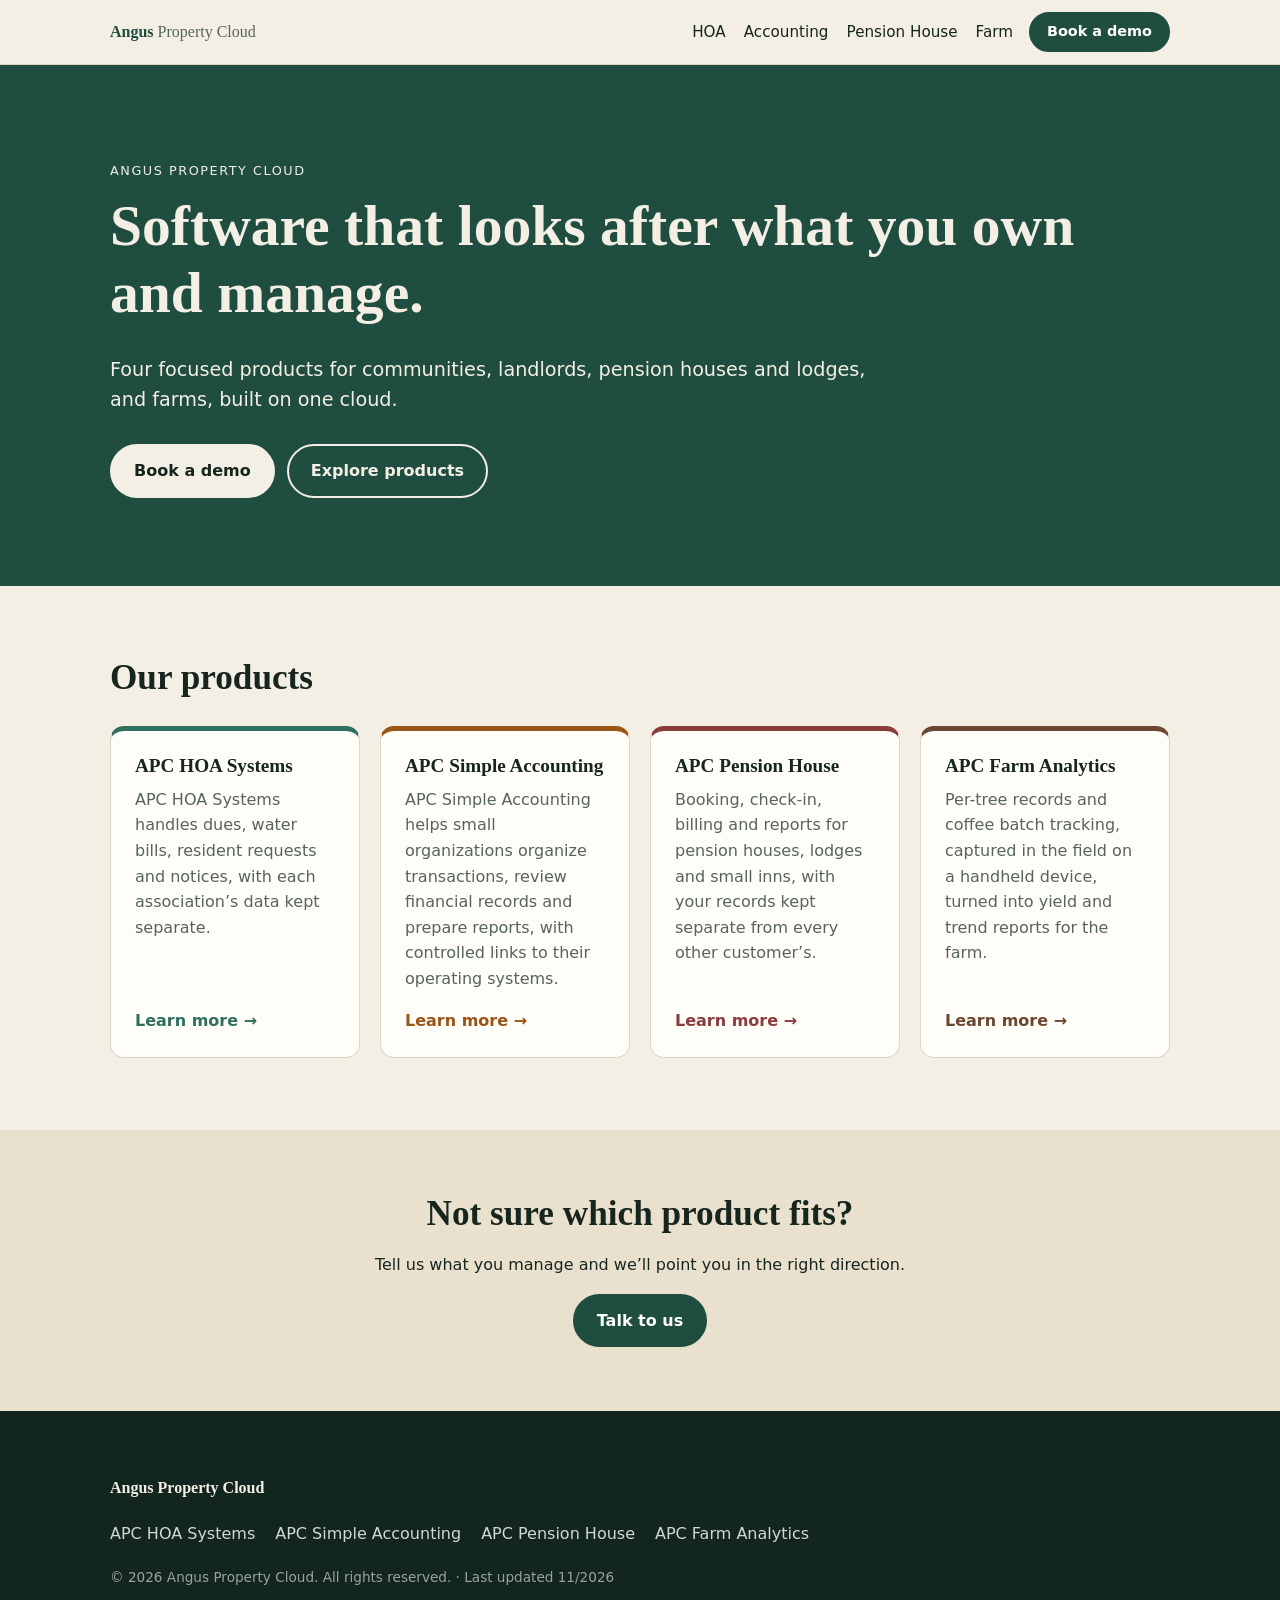
<file: index.html>
<!DOCTYPE html><html lang="en"><head><meta charset="utf-8"><meta name="viewport" content="width=device-width, initial-scale=1"><title>Angus Property Cloud</title><meta name="description" content="Angus Property Cloud: software for property, lodging, and farms."><link rel="icon" href="/favicon.svg" type="image/svg+xml"><script>document.documentElement.classList.add('js');</script><link rel="stylesheet" href="/_astro/Base.1uFTxK-X.css"></head><body><a class="skip" href="#main">Skip to main content</a><header class="site-header" data-open="false"><div class="wrap bar"><a href="/" class="brand">Angus <span>Property Cloud</span></a><nav id="site-nav" class="links" aria-label="Main"><a href="/products/hoa-systems/">HOA</a><a href="/products/simple-accounting/">Accounting</a><a href="/products/pension-house/">Pension House</a><a href="/products/farm-analytics/">Farm</a></nav><a href="/contact/" class="btn small book">Book<span class="long"> a demo</span></a><button type="button" class="menu-btn" aria-expanded="false" aria-controls="site-nav"><span class="bars" aria-hidden="true"></span><span class="sr-only">Menu</span></button></div></header><main id="main" tabindex="-1"><section class="hero"><div class="wrap"><p class="eyebrow">Angus Property Cloud</p><h1>Software that looks after what you own and manage.</h1><p class="lead">Four focused products for communities, landlords, pension houses and lodges, and farms, built on one cloud.</p><div class="actions"><a href="/contact/" class="btn">Book a demo</a><a href="#products" class="btn ghost">Explore products</a></div></div></section><section id="products" class="wrap section"><h2>Our products</h2><div class="grid"><a class="card" href="/products/hoa-systems/" style="--accent:#2f6f5e"><h3>APC HOA Systems</h3><p>APC HOA Systems handles dues, water bills, resident requests and notices, with each association’s data kept separate.</p><span class="more">Learn more →</span></a><a class="card" href="/products/simple-accounting/" style="--accent:#9a5416"><h3>APC Simple Accounting</h3><p>APC Simple Accounting helps small organizations organize transactions, review financial records and prepare reports, with controlled links to their operating systems.</p><span class="more">Learn more →</span></a><a class="card" href="/products/pension-house/" style="--accent:#8a3b3b"><h3>APC Pension House</h3><p>Booking, check-in, billing and reports for pension houses, lodges and small inns, with your records kept separate from every other customer’s.</p><span class="more">Learn more →</span></a><a class="card" href="/products/farm-analytics/" style="--accent:#6b4630"><h3>APC Farm Analytics</h3><p>Per-tree records and coffee batch tracking, captured in the field on a handheld device, turned into yield and trend reports for the farm.</p><span class="more">Learn more →</span></a></div></section><section class="band"><div class="wrap cta"><h2>Not sure which product fits?</h2><p>Tell us what you manage and we’ll point you in the right direction.</p><a href="/contact/" class="btn">Talk to us</a></div></section></main><footer class="site-footer"><div class="wrap"><p class="brand">Angus Property Cloud</p><ul><li><a href="/products/hoa-systems/">APC HOA Systems</a></li><li><a href="/products/simple-accounting/">APC Simple Accounting</a></li><li><a href="/products/pension-house/">APC Pension House</a></li><li><a href="/products/farm-analytics/">APC Farm Analytics</a></li></ul><p class="fine">© 2026 Angus Property Cloud. All rights reserved. · Last updated <time datetime="2026-11">11/2026</time></p></div></footer></body></html><script type="module">var e=document.querySelector(`.site-header`),t=document.querySelector(`.menu-btn`);if(e&&t){let n=n=>{e.dataset.open=String(n),t.setAttribute(`aria-expanded`,String(n))};t.addEventListener(`click`,()=>n(t.getAttribute(`aria-expanded`)!==`true`)),document.addEventListener(`keydown`,e=>{e.key===`Escape`&&t.getAttribute(`aria-expanded`)===`true`&&(n(!1),t.focus())}),matchMedia(`(min-width: 641px)`).addEventListener(`change`,e=>{e.matches&&n(!1)})}</script>
</file>
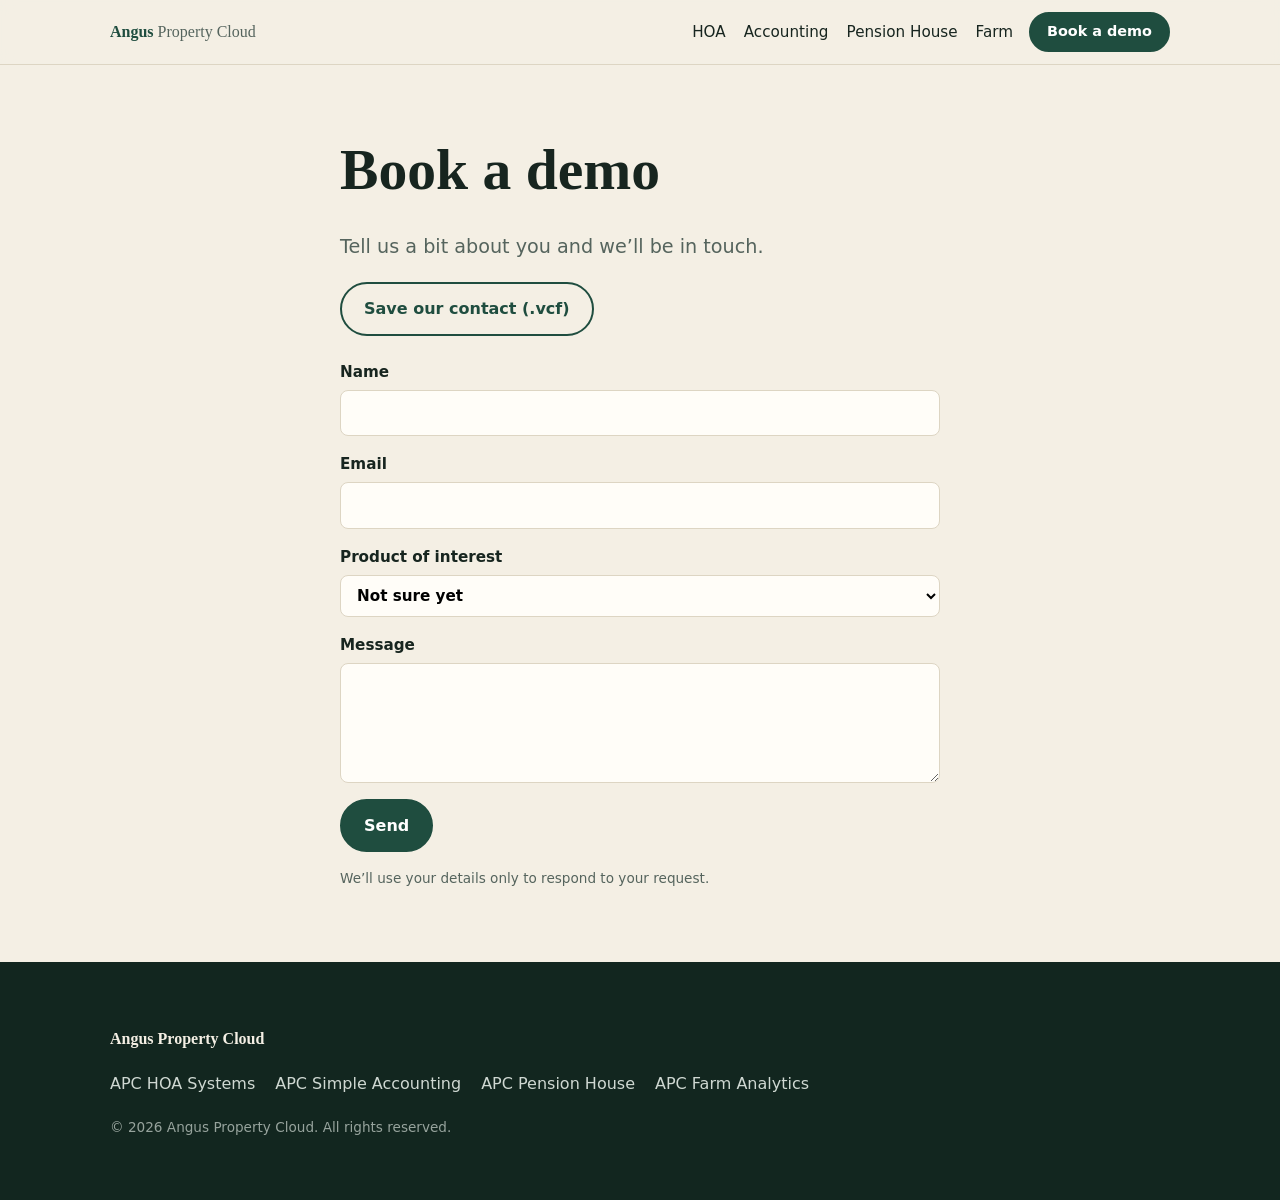
<file: contact/index.html>
<!DOCTYPE html><html lang="en"><head><meta charset="utf-8"><meta name="viewport" content="width=device-width, initial-scale=1"><title>Contact · Angus Property Cloud</title><meta name="description" content="Book a demo or ask us a question."><link rel="icon" href="/favicon.svg" type="image/svg+xml"><script>document.documentElement.classList.add('js');</script><link rel="stylesheet" href="/_astro/Base.1uFTxK-X.css"></head><body><a class="skip" href="#main">Skip to main content</a><header class="site-header" data-open="false"><div class="wrap bar"><a href="/" class="brand">Angus <span>Property Cloud</span></a><nav id="site-nav" class="links" aria-label="Main"><a href="/products/hoa-systems/">HOA</a><a href="/products/simple-accounting/">Accounting</a><a href="/products/pension-house/">Pension House</a><a href="/products/farm-analytics/">Farm</a></nav><a href="/contact/" class="btn small book">Book<span class="long"> a demo</span></a><button type="button" class="menu-btn" aria-expanded="false" aria-controls="site-nav"><span class="bars" aria-hidden="true"></span><span class="sr-only">Menu</span></button></div></header><main id="main" tabindex="-1"><section class="wrap section narrow"><h1>Book a demo</h1><p class="lead dark">Tell us a bit about you and we’ll be in touch.</p><p><a class="btn ghost dark-ghost" href="/contact.vcf" download>Save our contact (.vcf)</a></p><!-- Submissions go to formEmail via FormSubmit.co (static-site form relay). --><form method="post" action="https://formsubmit.co/83833fd9e25bf88b963faee52a928292"><input type="hidden" name="_subject" value="New demo request"><input type="hidden" name="_next" value="https://oengus.app/thanks/"><input type="hidden" name="_captcha" value="false"><input type="text" name="_honey" style="display:none" tabindex="-1" autocomplete="off"><label>Name <input name="name" required autocomplete="name"></label><label>Email <input type="email" name="email" required autocomplete="email"></label><label>Product of interest<select name="product"><option value="">Not sure yet</option><option value="hoa-systems">APC HOA Systems</option><option value="simple-accounting">APC Simple Accounting</option><option value="pension-house">APC Pension House</option><option value="farm-analytics">APC Farm Analytics</option></select></label><label>Message <textarea name="message" rows="4"></textarea></label><button class="btn" type="submit">Send</button><p class="muted fine-print">We’ll use your details only to respond to your request.</p></form></section></main><footer class="site-footer"><div class="wrap"><p class="brand">Angus Property Cloud</p><ul><li><a href="/products/hoa-systems/">APC HOA Systems</a></li><li><a href="/products/simple-accounting/">APC Simple Accounting</a></li><li><a href="/products/pension-house/">APC Pension House</a></li><li><a href="/products/farm-analytics/">APC Farm Analytics</a></li></ul><p class="fine">© 2026 Angus Property Cloud. All rights reserved.</p></div></footer></body></html><script type="module">var e=document.querySelector(`.site-header`),t=document.querySelector(`.menu-btn`);if(e&&t){let n=n=>{e.dataset.open=String(n),t.setAttribute(`aria-expanded`,String(n))};t.addEventListener(`click`,()=>n(t.getAttribute(`aria-expanded`)!==`true`)),document.addEventListener(`keydown`,e=>{e.key===`Escape`&&t.getAttribute(`aria-expanded`)===`true`&&(n(!1),t.focus())}),matchMedia(`(min-width: 641px)`).addEventListener(`change`,e=>{e.matches&&n(!1)})}</script><script type="module">var e=new URLSearchParams(location.search).get(`product`),t=document.querySelector(`select[name="product"]`);e&&t&&[...t.options].some(t=>t.value===e)&&(t.value=e);</script>
</file>
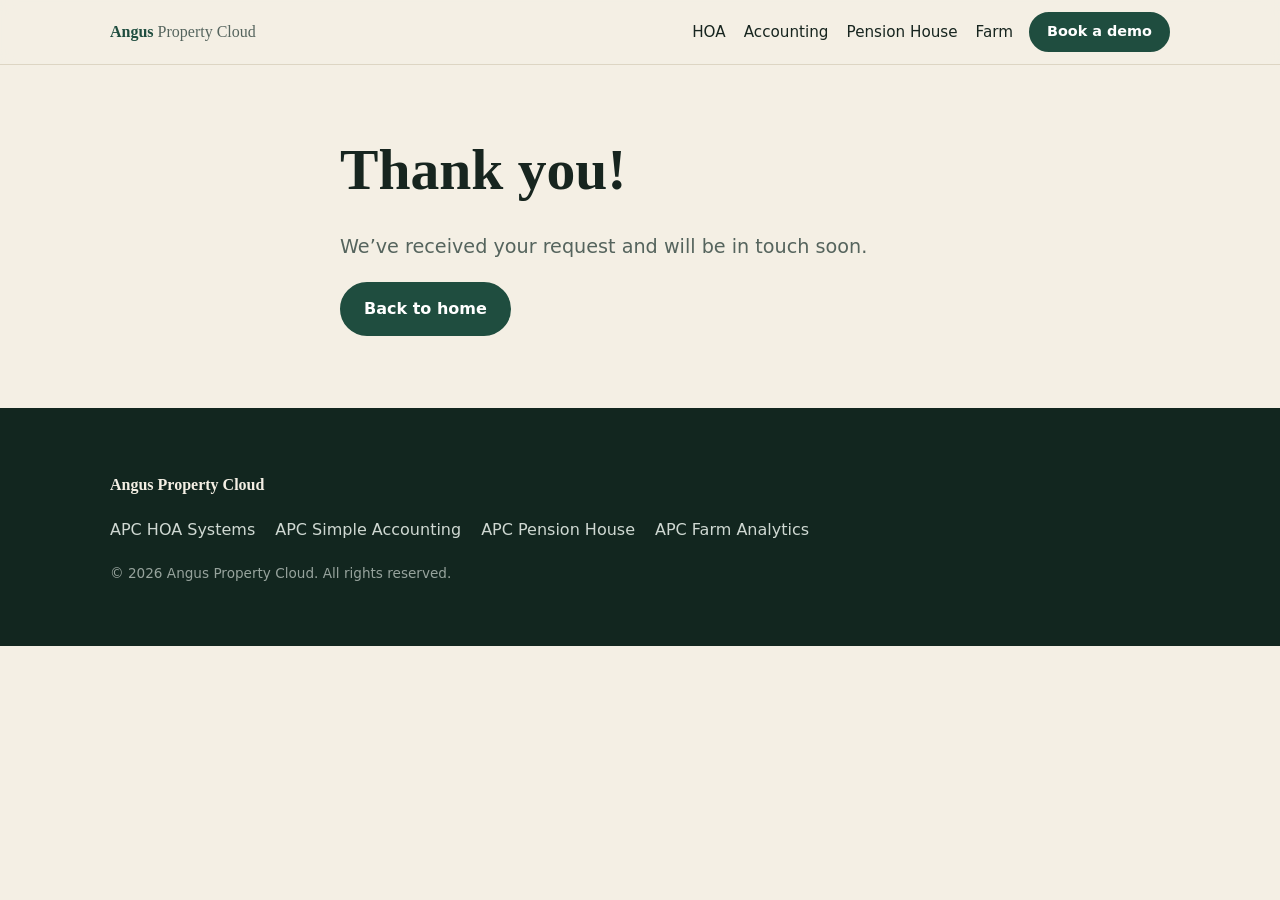
<file: thanks/index.html>
<!DOCTYPE html><html lang="en"><head><meta charset="utf-8"><meta name="viewport" content="width=device-width, initial-scale=1"><title>Thank you · Angus Property Cloud</title><meta name="description" content="Your demo request was sent."><link rel="icon" href="/favicon.svg" type="image/svg+xml"><script>document.documentElement.classList.add('js');</script><link rel="stylesheet" href="/_astro/Base.1uFTxK-X.css"></head><body><a class="skip" href="#main">Skip to main content</a><header class="site-header" data-open="false"><div class="wrap bar"><a href="/" class="brand">Angus <span>Property Cloud</span></a><nav id="site-nav" class="links" aria-label="Main"><a href="/products/hoa-systems/">HOA</a><a href="/products/simple-accounting/">Accounting</a><a href="/products/pension-house/">Pension House</a><a href="/products/farm-analytics/">Farm</a></nav><a href="/contact/" class="btn small book">Book<span class="long"> a demo</span></a><button type="button" class="menu-btn" aria-expanded="false" aria-controls="site-nav"><span class="bars" aria-hidden="true"></span><span class="sr-only">Menu</span></button></div></header><main id="main" tabindex="-1"><section class="wrap section narrow"><h1>Thank you!</h1><p class="lead dark">We’ve received your request and will be in touch soon.</p><a href="/" class="btn">Back to home</a></section></main><footer class="site-footer"><div class="wrap"><p class="brand">Angus Property Cloud</p><ul><li><a href="/products/hoa-systems/">APC HOA Systems</a></li><li><a href="/products/simple-accounting/">APC Simple Accounting</a></li><li><a href="/products/pension-house/">APC Pension House</a></li><li><a href="/products/farm-analytics/">APC Farm Analytics</a></li></ul><p class="fine">© 2026 Angus Property Cloud. All rights reserved.</p></div></footer></body></html><script type="module">var e=document.querySelector(`.site-header`),t=document.querySelector(`.menu-btn`);if(e&&t){let n=n=>{e.dataset.open=String(n),t.setAttribute(`aria-expanded`,String(n))};t.addEventListener(`click`,()=>n(t.getAttribute(`aria-expanded`)!==`true`)),document.addEventListener(`keydown`,e=>{e.key===`Escape`&&t.getAttribute(`aria-expanded`)===`true`&&(n(!1),t.focus())}),matchMedia(`(min-width: 641px)`).addEventListener(`change`,e=>{e.matches&&n(!1)})}</script>
</file>
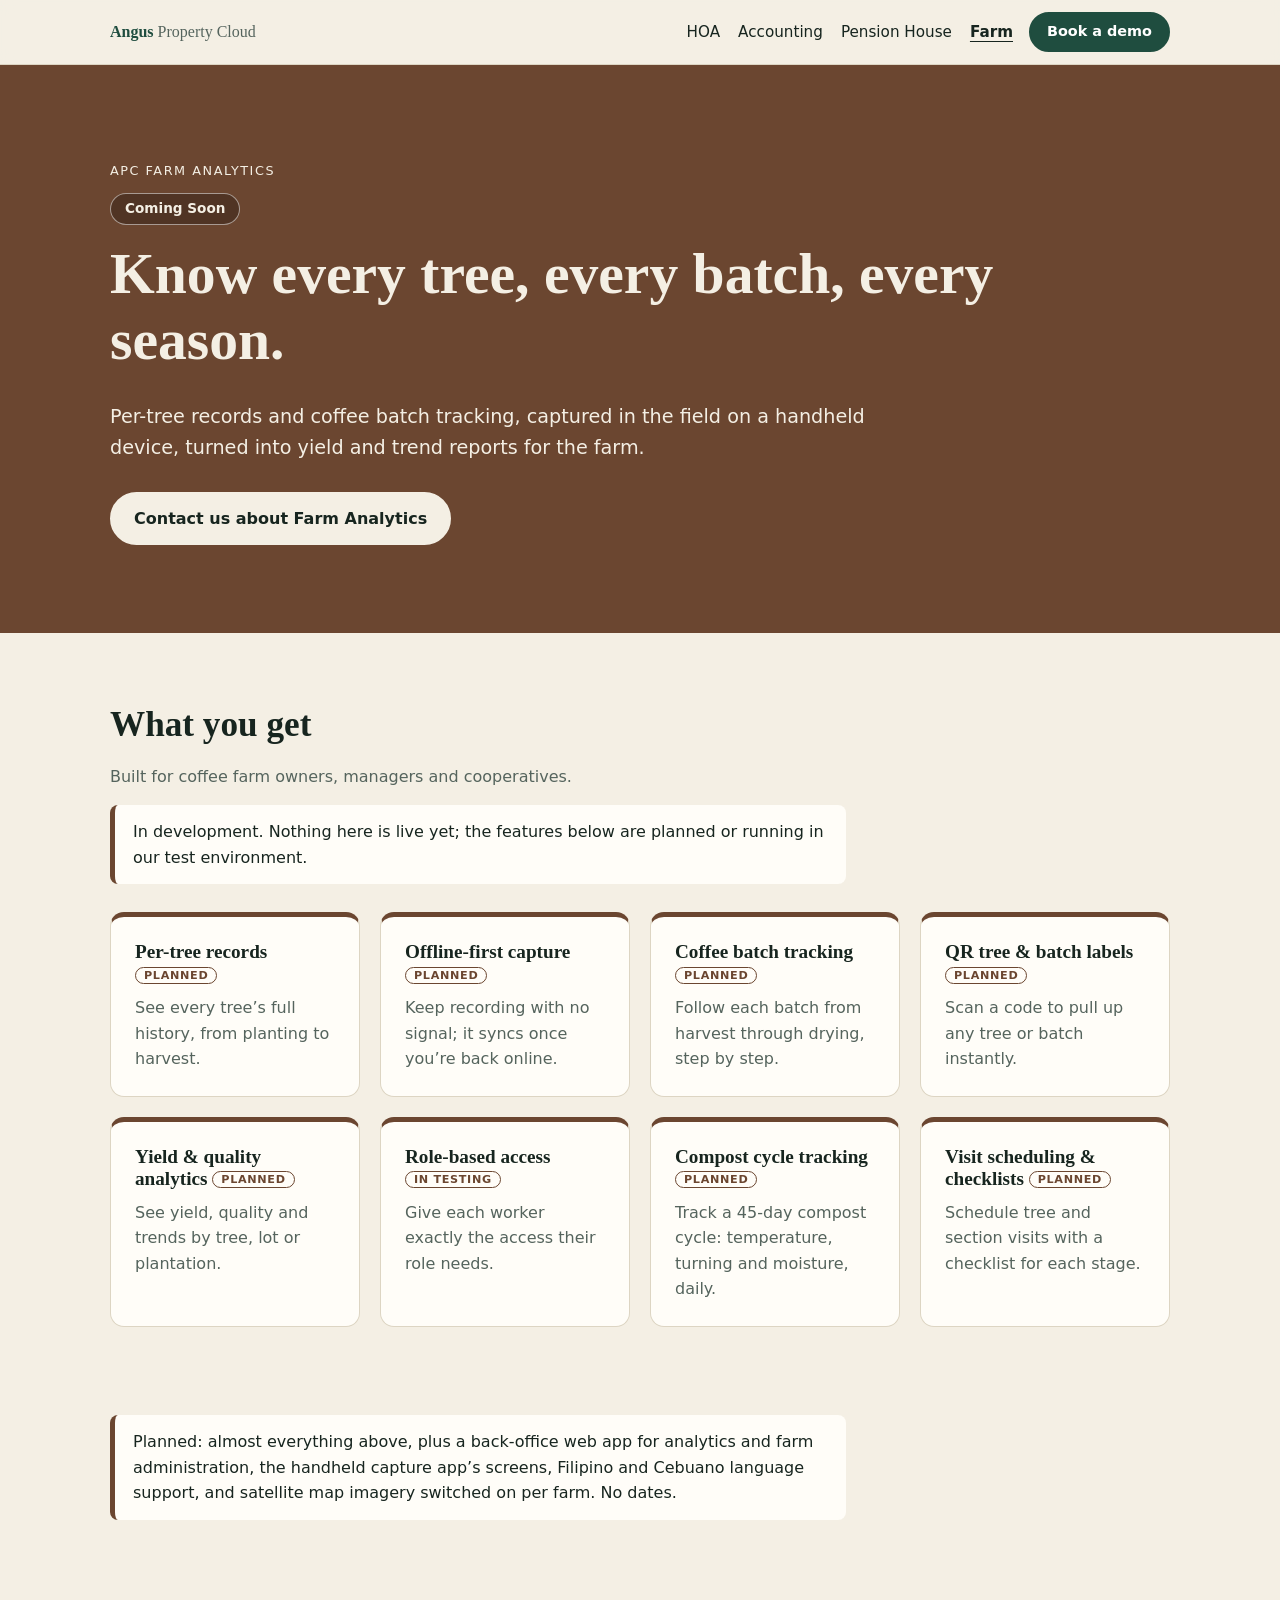
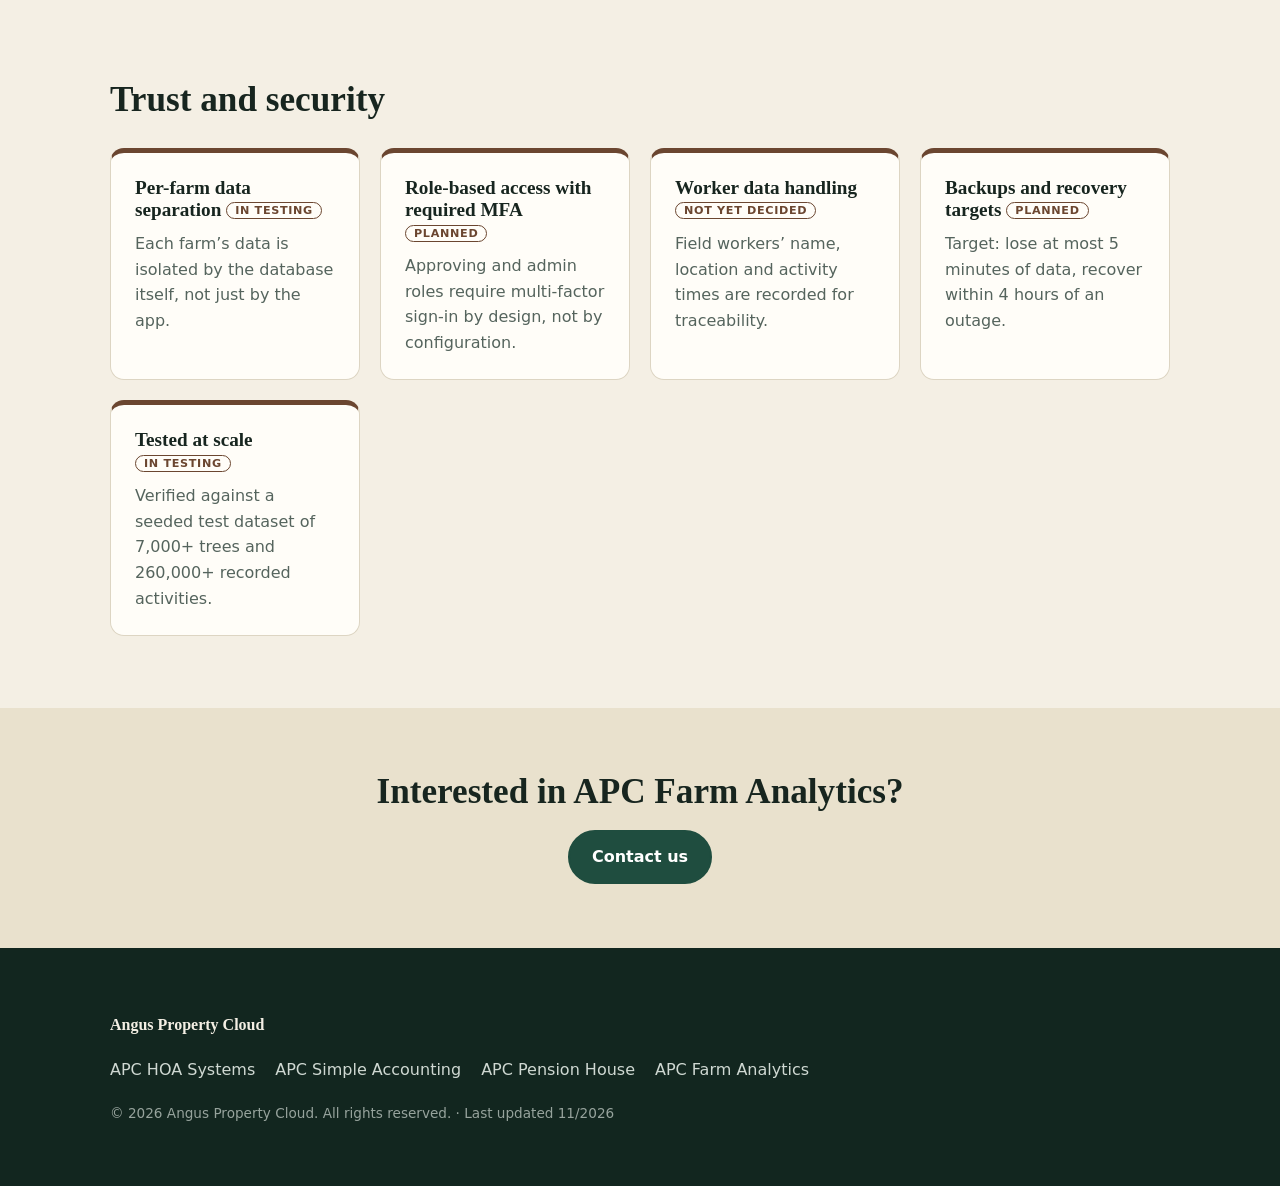
<file: products/farm-analytics/index.html>
<!DOCTYPE html><html lang="en"><head><meta charset="utf-8"><meta name="viewport" content="width=device-width, initial-scale=1"><title>APC Farm Analytics · Angus Property Cloud</title><meta name="description" content="Per-tree records and coffee batch tracking, captured in the field on a handheld device, turned into yield and trend reports for the farm."><link rel="icon" href="/favicon.svg" type="image/svg+xml"><script>document.documentElement.classList.add('js');</script><link rel="stylesheet" href="/_astro/Base.1uFTxK-X.css"></head><body><a class="skip" href="#main">Skip to main content</a><header class="site-header" data-open="false"><div class="wrap bar"><a href="/" class="brand">Angus <span>Property Cloud</span></a><nav id="site-nav" class="links" aria-label="Main"><a href="/products/hoa-systems/">HOA</a><a href="/products/simple-accounting/">Accounting</a><a href="/products/pension-house/">Pension House</a><a href="/products/farm-analytics/" aria-current="page">Farm</a></nav><a href="/contact/" class="btn small book">Book<span class="long"> a demo</span></a><button type="button" class="menu-btn" aria-expanded="false" aria-controls="site-nav"><span class="bars" aria-hidden="true"></span><span class="sr-only">Menu</span></button></div></header><main id="main" tabindex="-1"><section class="hero product" style="--accent:#6b4630"><div class="wrap"><p class="eyebrow">APC Farm Analytics</p><p class="badge">Coming Soon</p><h1>Know every tree, every batch, every season.</h1><p class="lead">Per-tree records and coffee batch tracking, captured in the field on a handheld device, turned into yield and trend reports for the farm.</p><div class="actions"><a href="/contact/?product=farm-analytics" class="btn">Contact us about Farm Analytics</a></div></div></section><section class="wrap section" style="--accent:#6b4630"><h2>What you get</h2><p class="muted">Built for coffee farm owners, managers and cooperatives.</p><p class="note">In development. Nothing here is live yet; the features below are planned or running in our test environment.</p><div class="grid"><div class="feature"><h3>Per-tree records <span class="tag">Planned</span></h3><p>See every tree’s full history, from planting to harvest.</p></div><div class="feature"><h3>Offline-first capture <span class="tag">Planned</span></h3><p>Keep recording with no signal; it syncs once you’re back online.</p></div><div class="feature"><h3>Coffee batch tracking <span class="tag">Planned</span></h3><p>Follow each batch from harvest through drying, step by step.</p></div><div class="feature"><h3>QR tree &amp; batch labels <span class="tag">Planned</span></h3><p>Scan a code to pull up any tree or batch instantly.</p></div><div class="feature"><h3>Yield &amp; quality analytics <span class="tag">Planned</span></h3><p>See yield, quality and trends by tree, lot or plantation.</p></div><div class="feature"><h3>Role-based access <span class="tag">In testing</span></h3><p>Give each worker exactly the access their role needs.</p></div><div class="feature"><h3>Compost cycle tracking <span class="tag">Planned</span></h3><p>Track a 45-day compost cycle: temperature, turning and moisture, daily.</p></div><div class="feature"><h3>Visit scheduling &amp; checklists <span class="tag">Planned</span></h3><p>Schedule tree and section visits with a checklist for each stage.</p></div></div></section><section class="wrap section tight" style="--accent:#6b4630"><p class="note">Planned: almost everything above, plus a back-office web app for analytics and farm administration, the handheld capture app’s screens, Filipino and Cebuano language support, and satellite map imagery switched on per farm. No dates.</p></section><section class="wrap section" style="--accent:#6b4630"><h2>Trust and security</h2><div class="grid"><div class="feature"><h3>Per-farm data separation <span class="tag">In testing</span></h3><p>Each farm’s data is isolated by the database itself, not just by the app.</p></div><div class="feature"><h3>Role-based access with required MFA <span class="tag">Planned</span></h3><p>Approving and admin roles require multi-factor sign-in by design, not by configuration.</p></div><div class="feature"><h3>Worker data handling <span class="tag">Not yet decided</span></h3><p>Field workers’ name, location and activity times are recorded for traceability.</p></div><div class="feature"><h3>Backups and recovery targets <span class="tag">Planned</span></h3><p>Target: lose at most 5 minutes of data, recover within 4 hours of an outage.</p></div><div class="feature"><h3>Tested at scale <span class="tag">In testing</span></h3><p>Verified against a seeded test dataset of 7,000+ trees and 260,000+ recorded activities.</p></div></div></section><section class="band"><div class="wrap cta"><h2>Interested in APC Farm Analytics?</h2><a href="/contact/?product=farm-analytics" class="btn">Contact us</a></div></section></main><footer class="site-footer"><div class="wrap"><p class="brand">Angus Property Cloud</p><ul><li><a href="/products/hoa-systems/">APC HOA Systems</a></li><li><a href="/products/simple-accounting/">APC Simple Accounting</a></li><li><a href="/products/pension-house/">APC Pension House</a></li><li><a href="/products/farm-analytics/">APC Farm Analytics</a></li></ul><p class="fine">© 2026 Angus Property Cloud. All rights reserved. · Last updated <time datetime="2026-11">11/2026</time></p></div></footer></body></html><script type="module">var e=document.querySelector(`.site-header`),t=document.querySelector(`.menu-btn`);if(e&&t){let n=n=>{e.dataset.open=String(n),t.setAttribute(`aria-expanded`,String(n))};t.addEventListener(`click`,()=>n(t.getAttribute(`aria-expanded`)!==`true`)),document.addEventListener(`keydown`,e=>{e.key===`Escape`&&t.getAttribute(`aria-expanded`)===`true`&&(n(!1),t.focus())}),matchMedia(`(min-width: 641px)`).addEventListener(`change`,e=>{e.matches&&n(!1)})}</script><script type="module">var e=document.querySelector(`#lightbox`);if(e){let t=e.querySelector(`img`);document.querySelectorAll(`a.shot`).forEach(n=>{n.addEventListener(`click`,r=>{r.preventDefault(),t.src=n.href,t.alt=n.dataset.alt??``,e.querySelector(`.lb-full`).href=n.href,e.showModal()})}),e.addEventListener(`click`,()=>e.close()),e.querySelector(`.lb-full`).addEventListener(`click`,e=>e.stopPropagation())}</script>
</file>
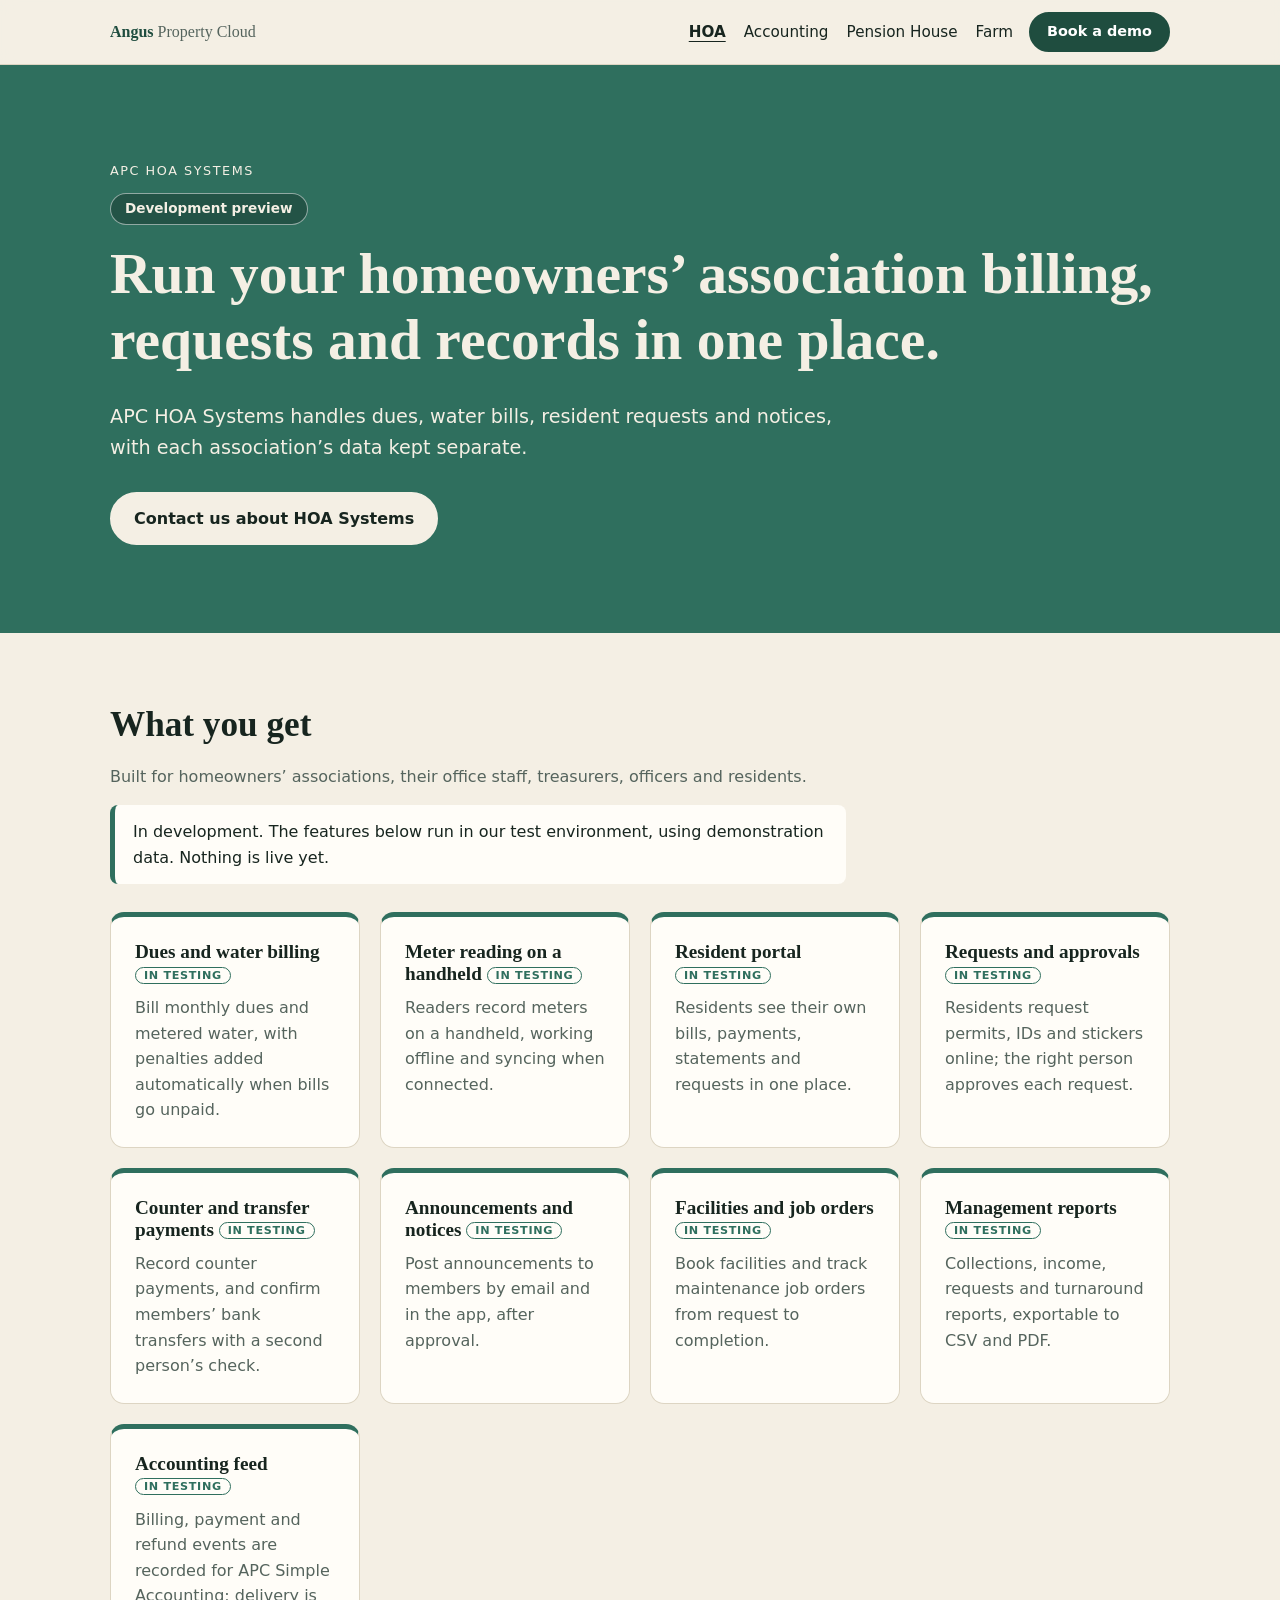
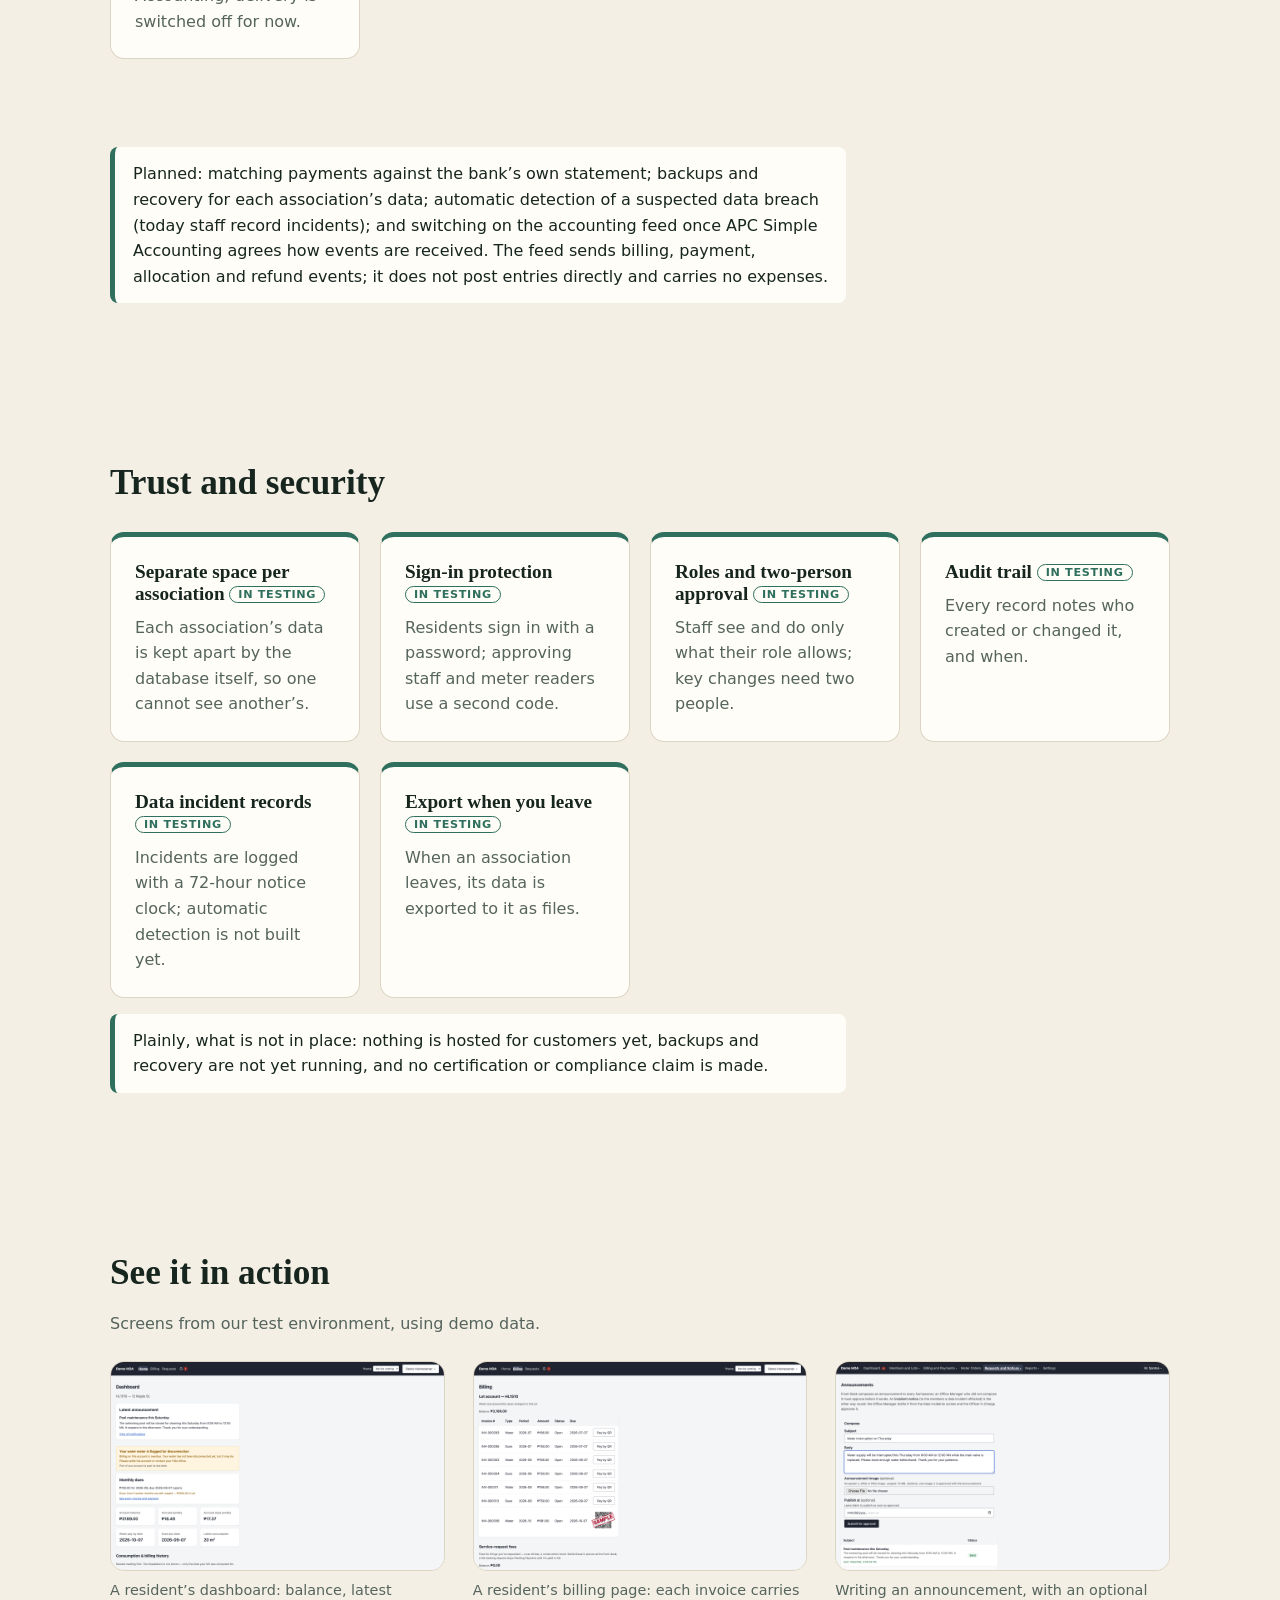
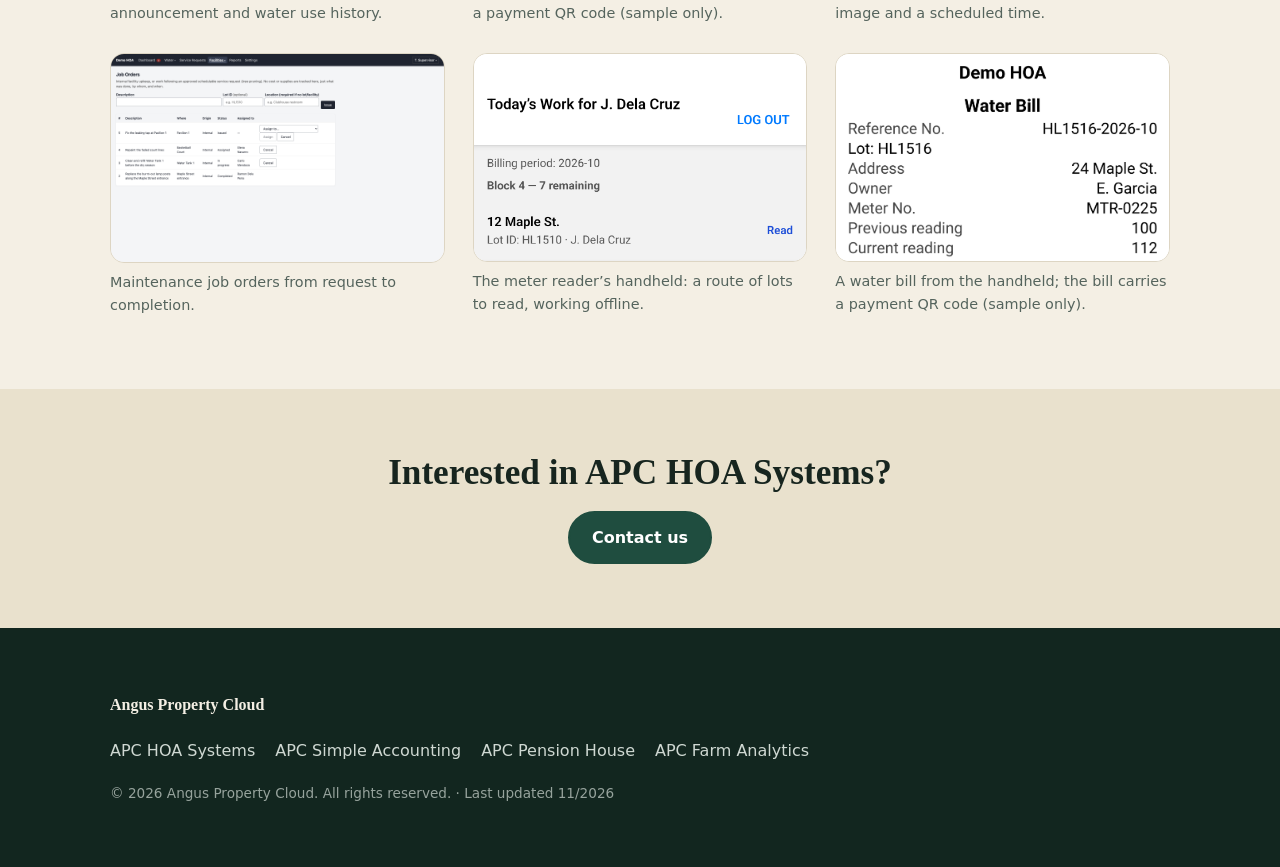
<file: products/hoa-systems/index.html>
<!DOCTYPE html><html lang="en"><head><meta charset="utf-8"><meta name="viewport" content="width=device-width, initial-scale=1"><title>APC HOA Systems · Angus Property Cloud</title><meta name="description" content="APC HOA Systems handles dues, water bills, resident requests and notices, with each association’s data kept separate."><link rel="icon" href="/favicon.svg" type="image/svg+xml"><script>document.documentElement.classList.add('js');</script><link rel="stylesheet" href="/_astro/Base.1uFTxK-X.css"></head><body><a class="skip" href="#main">Skip to main content</a><header class="site-header" data-open="false"><div class="wrap bar"><a href="/" class="brand">Angus <span>Property Cloud</span></a><nav id="site-nav" class="links" aria-label="Main"><a href="/products/hoa-systems/" aria-current="page">HOA</a><a href="/products/simple-accounting/">Accounting</a><a href="/products/pension-house/">Pension House</a><a href="/products/farm-analytics/">Farm</a></nav><a href="/contact/" class="btn small book">Book<span class="long"> a demo</span></a><button type="button" class="menu-btn" aria-expanded="false" aria-controls="site-nav"><span class="bars" aria-hidden="true"></span><span class="sr-only">Menu</span></button></div></header><main id="main" tabindex="-1"><section class="hero product" style="--accent:#2f6f5e"><div class="wrap"><p class="eyebrow">APC HOA Systems</p><p class="badge">Development preview</p><h1>Run your homeowners’ association billing, requests and records in one place.</h1><p class="lead">APC HOA Systems handles dues, water bills, resident requests and notices, with each association’s data kept separate.</p><div class="actions"><a href="/contact/?product=hoa-systems" class="btn">Contact us about HOA Systems</a></div></div></section><section class="wrap section" style="--accent:#2f6f5e"><h2>What you get</h2><p class="muted">Built for homeowners’ associations, their office staff, treasurers, officers and residents.</p><p class="note">In development. The features below run in our test environment, using demonstration data. Nothing is live yet.</p><div class="grid"><div class="feature"><h3>Dues and water billing <span class="tag">In testing</span></h3><p>Bill monthly dues and metered water, with penalties added automatically when bills go unpaid.</p></div><div class="feature"><h3>Meter reading on a handheld <span class="tag">In testing</span></h3><p>Readers record meters on a handheld, working offline and syncing when connected.</p></div><div class="feature"><h3>Resident portal <span class="tag">In testing</span></h3><p>Residents see their own bills, payments, statements and requests in one place.</p></div><div class="feature"><h3>Requests and approvals <span class="tag">In testing</span></h3><p>Residents request permits, IDs and stickers online; the right person approves each request.</p></div><div class="feature"><h3>Counter and transfer payments <span class="tag">In testing</span></h3><p>Record counter payments, and confirm members’ bank transfers with a second person’s check.</p></div><div class="feature"><h3>Announcements and notices <span class="tag">In testing</span></h3><p>Post announcements to members by email and in the app, after approval.</p></div><div class="feature"><h3>Facilities and job orders <span class="tag">In testing</span></h3><p>Book facilities and track maintenance job orders from request to completion.</p></div><div class="feature"><h3>Management reports <span class="tag">In testing</span></h3><p>Collections, income, requests and turnaround reports, exportable to CSV and PDF.</p></div><div class="feature"><h3>Accounting feed <span class="tag">In testing</span></h3><p>Billing, payment and refund events are recorded for APC Simple Accounting; delivery is switched off for now.</p></div></div></section><section class="wrap section tight" style="--accent:#2f6f5e"><p class="note">Planned: matching payments against the bank’s own statement; backups and recovery for each association’s data; automatic detection of a suspected data breach (today staff record incidents); and switching on the accounting feed once APC Simple Accounting agrees how events are received. The feed sends billing, payment, allocation and refund events; it does not post entries directly and carries no expenses.</p></section><section class="wrap section" style="--accent:#2f6f5e"><h2>Trust and security</h2><div class="grid"><div class="feature"><h3>Separate space per association <span class="tag">In testing</span></h3><p>Each association’s data is kept apart by the database itself, so one cannot see another’s.</p></div><div class="feature"><h3>Sign-in protection <span class="tag">In testing</span></h3><p>Residents sign in with a password; approving staff and meter readers use a second code.</p></div><div class="feature"><h3>Roles and two-person approval <span class="tag">In testing</span></h3><p>Staff see and do only what their role allows; key changes need two people.</p></div><div class="feature"><h3>Audit trail <span class="tag">In testing</span></h3><p>Every record notes who created or changed it, and when.</p></div><div class="feature"><h3>Data incident records <span class="tag">In testing</span></h3><p>Incidents are logged with a 72-hour notice clock; automatic detection is not built yet.</p></div><div class="feature"><h3>Export when you leave <span class="tag">In testing</span></h3><p>When an association leaves, its data is exported to it as files.</p></div></div><p class="note">Plainly, what is not in place: nothing is hosted for customers yet, backups and recovery are not yet running, and no certification or compliance claim is made.</p></section><section class="wrap section" style="--accent:#2f6f5e"><h2>See it in action</h2><p class="muted">Screens from our test environment, using demo data.</p><div class="shots"><figure><a href="/screenshots/hoa-systems/01-resident-dashboard.png" class="shot" data-alt="Resident dashboard showing the dues and water balance, the latest announcement card and a consumption and billing history table."><img src="/screenshots/hoa-systems/01-resident-dashboard.png" alt="Resident dashboard showing the dues and water balance, the latest announcement card and a consumption and billing history table." loading="lazy"></a><figcaption>A resident’s dashboard: balance, latest announcement and water use history.</figcaption></figure><figure><a href="/screenshots/hoa-systems/02-resident-billing-qr.png" class="shot" data-alt="Billing page listing a lot’s invoices, with the payment QR code shown for one invoice."><img src="/screenshots/hoa-systems/02-resident-billing-qr.png" alt="Billing page listing a lot’s invoices, with the payment QR code shown for one invoice." loading="lazy"></a><figcaption>A resident’s billing page: each invoice carries a payment QR code (sample only).</figcaption></figure><figure><a href="/screenshots/hoa-systems/03-announcement-composer.png" class="shot" data-alt="Announcement form with subject, body, optional image and publish time, and a button to submit it for approval."><img src="/screenshots/hoa-systems/03-announcement-composer.png" alt="Announcement form with subject, body, optional image and publish time, and a button to submit it for approval." loading="lazy"></a><figcaption>Writing an announcement, with an optional image and a scheduled time.</figcaption></figure><figure><a href="/screenshots/hoa-systems/04-job-orders.png" class="shot" data-alt="Job order list showing each order’s facility, assigned crew member and status."><img src="/screenshots/hoa-systems/04-job-orders.png" alt="Job order list showing each order’s facility, assigned crew member and status." loading="lazy"></a><figcaption>Maintenance job orders from request to completion.</figcaption></figure><figure class="portrait"><a href="/screenshots/hoa-systems/05-handheld-reading-round.png" class="shot" data-alt="Handheld screen listing the lots on a meter reader’s route, with a reading entry for one lot."><img src="/screenshots/hoa-systems/05-handheld-reading-round.png" alt="Handheld screen listing the lots on a meter reader’s route, with a reading entry for one lot." loading="lazy"></a><figcaption>The meter reader’s handheld: a route of lots to read, working offline.</figcaption></figure><figure class="portrait"><a href="/screenshots/hoa-systems/06-printed-water-bill-qr.png" class="shot" data-alt="Printed water bill with the readings and charges, a signature line for the meter reader, and a payment QR code below it."><img src="/screenshots/hoa-systems/06-printed-water-bill-qr.png" alt="Printed water bill with the readings and charges, a signature line for the meter reader, and a payment QR code below it." loading="lazy"></a><figcaption>A water bill from the handheld; the bill carries a payment QR code (sample only).</figcaption></figure></div><dialog id="lightbox" aria-label="Screenshot preview"><button type="button" class="lb-close" aria-label="Close">×</button><img alt=""><a class="lb-full" href="#" target="_blank" rel="noopener">Open full size (new tab)</a></dialog></section><section class="band"><div class="wrap cta"><h2>Interested in APC HOA Systems?</h2><a href="/contact/?product=hoa-systems" class="btn">Contact us</a></div></section></main><footer class="site-footer"><div class="wrap"><p class="brand">Angus Property Cloud</p><ul><li><a href="/products/hoa-systems/">APC HOA Systems</a></li><li><a href="/products/simple-accounting/">APC Simple Accounting</a></li><li><a href="/products/pension-house/">APC Pension House</a></li><li><a href="/products/farm-analytics/">APC Farm Analytics</a></li></ul><p class="fine">© 2026 Angus Property Cloud. All rights reserved. · Last updated <time datetime="2026-11">11/2026</time></p></div></footer></body></html><script type="module">var e=document.querySelector(`.site-header`),t=document.querySelector(`.menu-btn`);if(e&&t){let n=n=>{e.dataset.open=String(n),t.setAttribute(`aria-expanded`,String(n))};t.addEventListener(`click`,()=>n(t.getAttribute(`aria-expanded`)!==`true`)),document.addEventListener(`keydown`,e=>{e.key===`Escape`&&t.getAttribute(`aria-expanded`)===`true`&&(n(!1),t.focus())}),matchMedia(`(min-width: 641px)`).addEventListener(`change`,e=>{e.matches&&n(!1)})}</script><script type="module">var e=document.querySelector(`#lightbox`);if(e){let t=e.querySelector(`img`);document.querySelectorAll(`a.shot`).forEach(n=>{n.addEventListener(`click`,r=>{r.preventDefault(),t.src=n.href,t.alt=n.dataset.alt??``,e.querySelector(`.lb-full`).href=n.href,e.showModal()})}),e.addEventListener(`click`,()=>e.close()),e.querySelector(`.lb-full`).addEventListener(`click`,e=>e.stopPropagation())}</script>
</file>
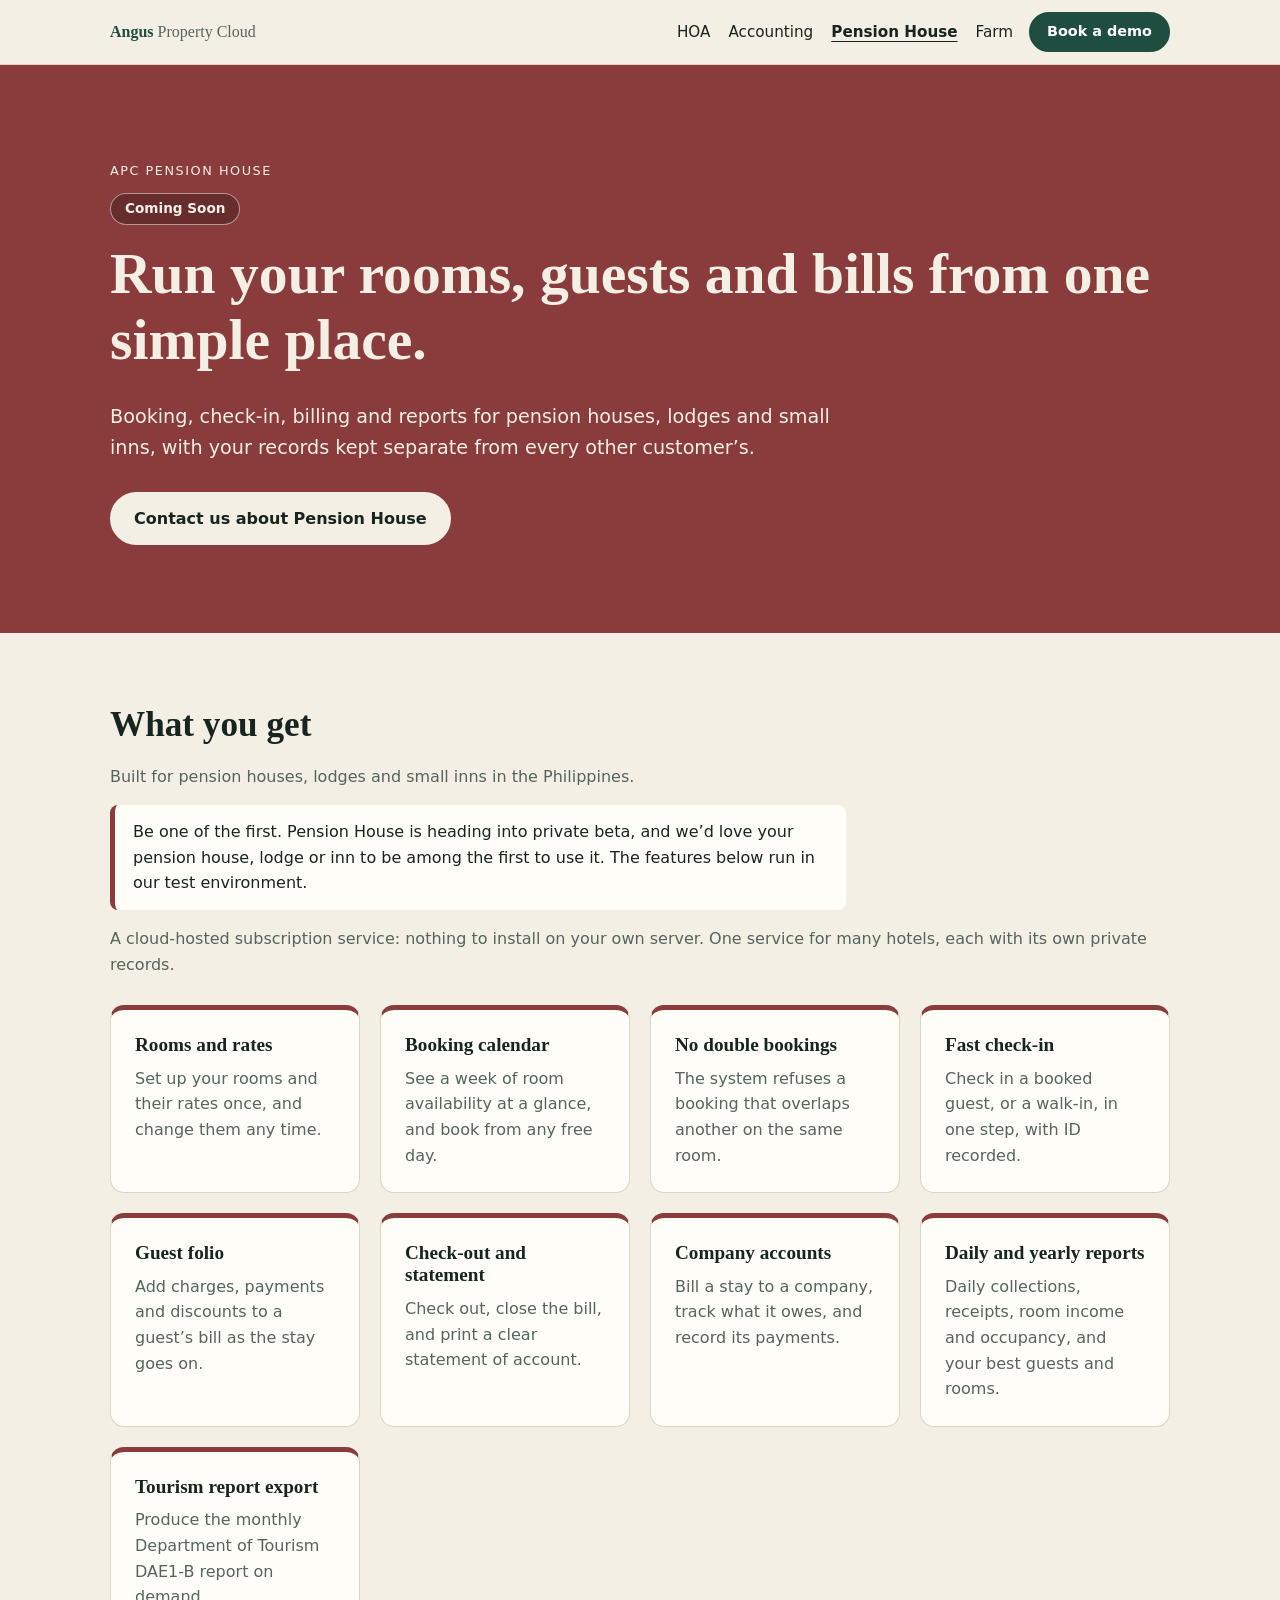
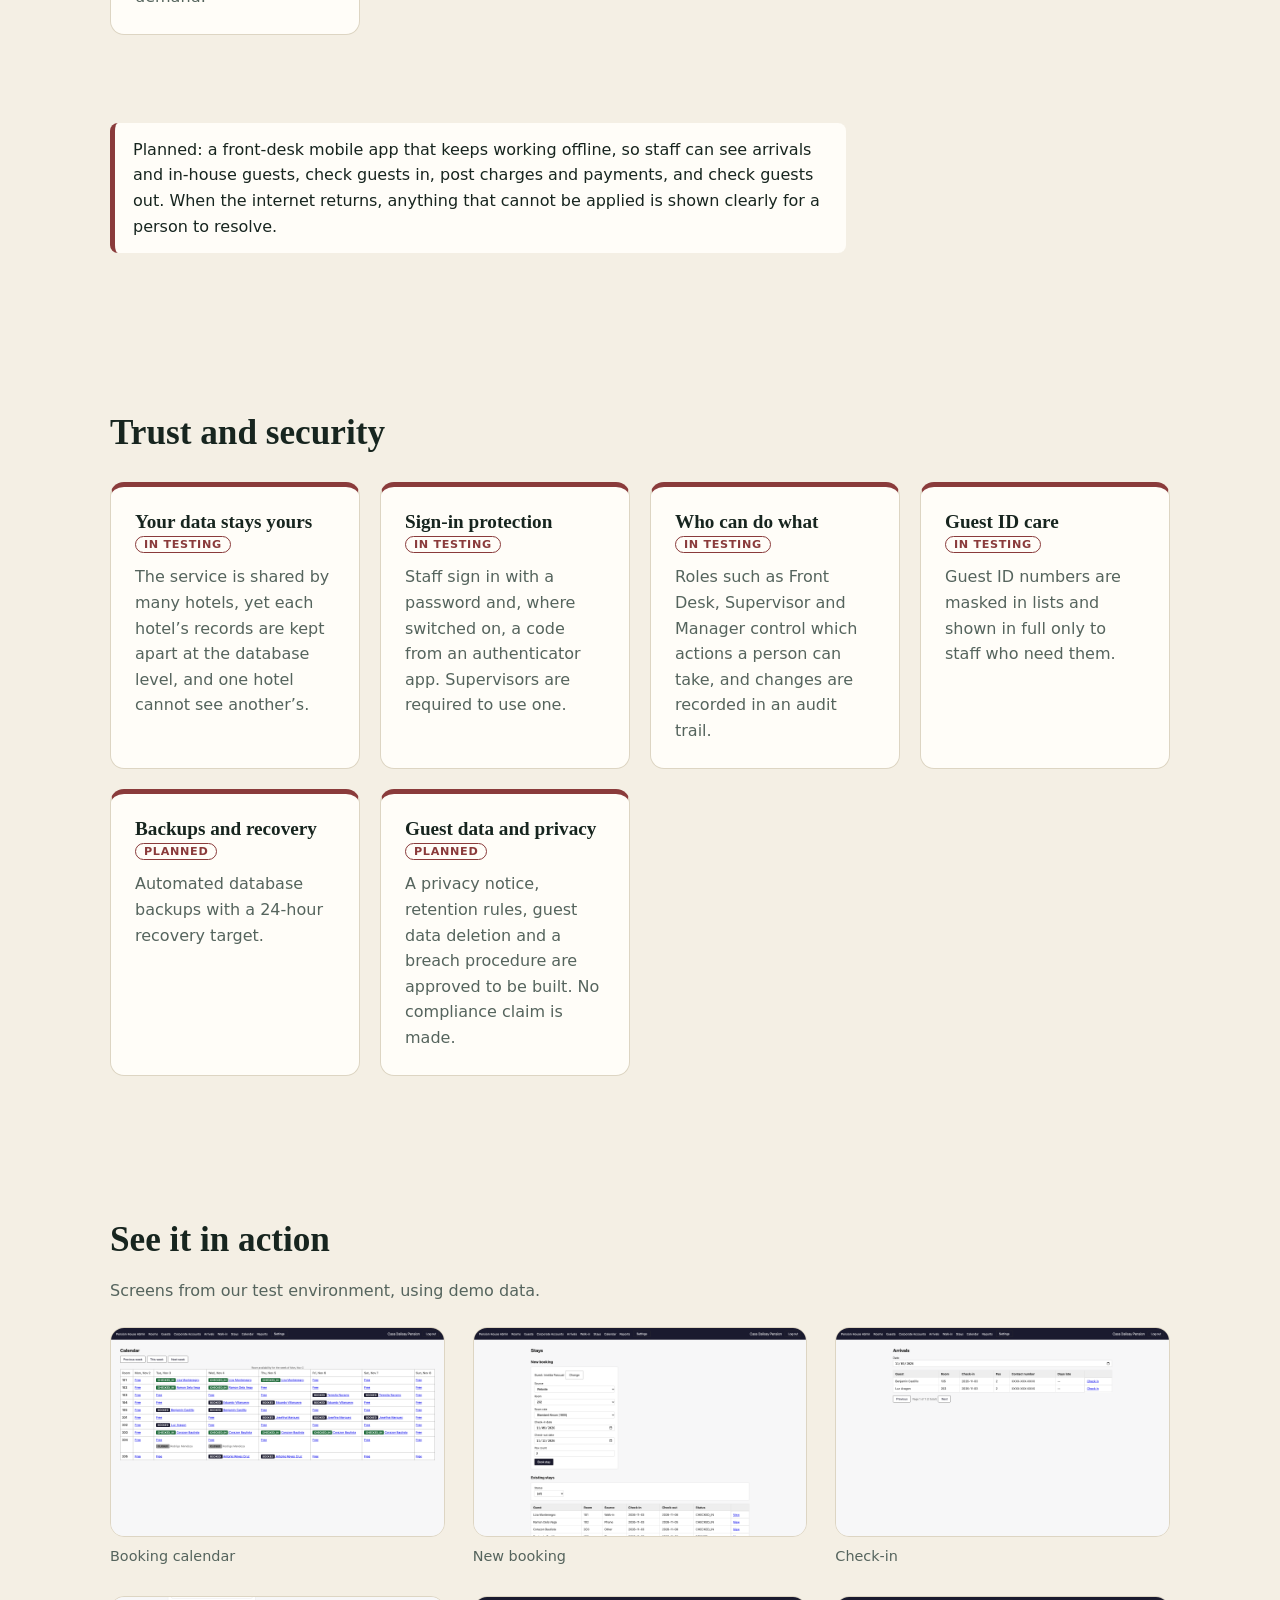
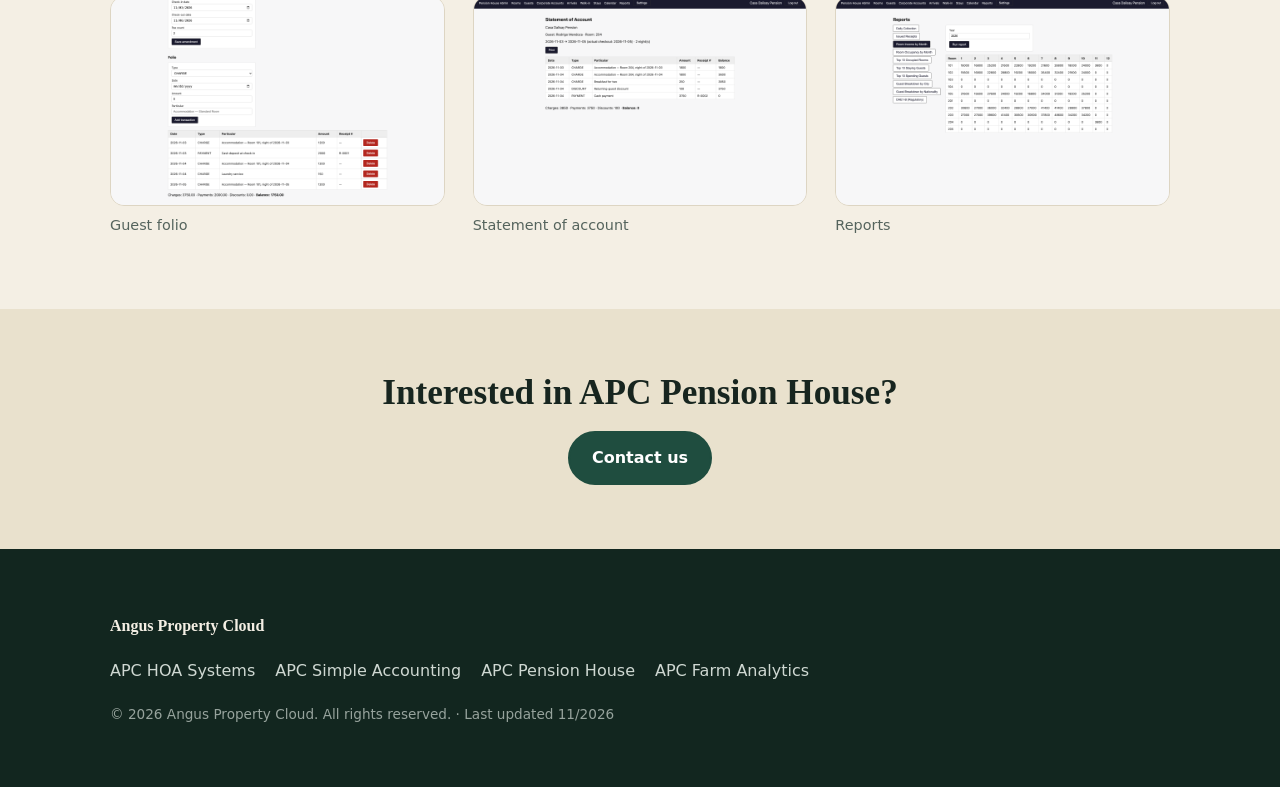
<file: products/pension-house/index.html>
<!DOCTYPE html><html lang="en"><head><meta charset="utf-8"><meta name="viewport" content="width=device-width, initial-scale=1"><title>APC Pension House · Angus Property Cloud</title><meta name="description" content="Booking, check-in, billing and reports for pension houses, lodges and small inns, with your records kept separate from every other customer’s."><link rel="icon" href="/favicon.svg" type="image/svg+xml"><script>document.documentElement.classList.add('js');</script><link rel="stylesheet" href="/_astro/Base.1uFTxK-X.css"></head><body><a class="skip" href="#main">Skip to main content</a><header class="site-header" data-open="false"><div class="wrap bar"><a href="/" class="brand">Angus <span>Property Cloud</span></a><nav id="site-nav" class="links" aria-label="Main"><a href="/products/hoa-systems/">HOA</a><a href="/products/simple-accounting/">Accounting</a><a href="/products/pension-house/" aria-current="page">Pension House</a><a href="/products/farm-analytics/">Farm</a></nav><a href="/contact/" class="btn small book">Book<span class="long"> a demo</span></a><button type="button" class="menu-btn" aria-expanded="false" aria-controls="site-nav"><span class="bars" aria-hidden="true"></span><span class="sr-only">Menu</span></button></div></header><main id="main" tabindex="-1"><section class="hero product" style="--accent:#8a3b3b"><div class="wrap"><p class="eyebrow">APC Pension House</p><p class="badge">Coming Soon</p><h1>Run your rooms, guests and bills from one simple place.</h1><p class="lead">Booking, check-in, billing and reports for pension houses, lodges and small inns, with your records kept separate from every other customer’s.</p><div class="actions"><a href="/contact/?product=pension-house" class="btn">Contact us about Pension House</a></div></div></section><section class="wrap section" style="--accent:#8a3b3b"><h2>What you get</h2><p class="muted">Built for pension houses, lodges and small inns in the Philippines.</p><p class="note">Be one of the first. Pension House is heading into private beta, and we’d love your pension house, lodge or inn to be among the first to use it. The features below run in our test environment.</p><p class="muted">A cloud-hosted subscription service: nothing to install on your own server. One service for many hotels, each with its own private records.</p><div class="grid"><div class="feature"><h3>Rooms and rates </h3><p>Set up your rooms and their rates once, and change them any time.</p></div><div class="feature"><h3>Booking calendar </h3><p>See a week of room availability at a glance, and book from any free day.</p></div><div class="feature"><h3>No double bookings </h3><p>The system refuses a booking that overlaps another on the same room.</p></div><div class="feature"><h3>Fast check-in </h3><p>Check in a booked guest, or a walk-in, in one step, with ID recorded.</p></div><div class="feature"><h3>Guest folio </h3><p>Add charges, payments and discounts to a guest’s bill as the stay goes on.</p></div><div class="feature"><h3>Check-out and statement </h3><p>Check out, close the bill, and print a clear statement of account.</p></div><div class="feature"><h3>Company accounts </h3><p>Bill a stay to a company, track what it owes, and record its payments.</p></div><div class="feature"><h3>Daily and yearly reports </h3><p>Daily collections, receipts, room income and occupancy, and your best guests and rooms.</p></div><div class="feature"><h3>Tourism report export </h3><p>Produce the monthly Department of Tourism DAE1-B report on demand.</p></div></div></section><section class="wrap section tight" style="--accent:#8a3b3b"><p class="note">Planned: a front-desk mobile app that keeps working offline, so staff can see arrivals and in-house guests, check guests in, post charges and payments, and check guests out. When the internet returns, anything that cannot be applied is shown clearly for a person to resolve.</p></section><section class="wrap section" style="--accent:#8a3b3b"><h2>Trust and security</h2><div class="grid"><div class="feature"><h3>Your data stays yours <span class="tag">In testing</span></h3><p>The service is shared by many hotels, yet each hotel’s records are kept apart at the database level, and one hotel cannot see another’s.</p></div><div class="feature"><h3>Sign-in protection <span class="tag">In testing</span></h3><p>Staff sign in with a password and, where switched on, a code from an authenticator app. Supervisors are required to use one.</p></div><div class="feature"><h3>Who can do what <span class="tag">In testing</span></h3><p>Roles such as Front Desk, Supervisor and Manager control which actions a person can take, and changes are recorded in an audit trail.</p></div><div class="feature"><h3>Guest ID care <span class="tag">In testing</span></h3><p>Guest ID numbers are masked in lists and shown in full only to staff who need them.</p></div><div class="feature"><h3>Backups and recovery <span class="tag">Planned</span></h3><p>Automated database backups with a 24-hour recovery target.</p></div><div class="feature"><h3>Guest data and privacy <span class="tag">Planned</span></h3><p>A privacy notice, retention rules, guest data deletion and a breach procedure are approved to be built. No compliance claim is made.</p></div></div></section><section class="wrap section" style="--accent:#8a3b3b"><h2>See it in action</h2><p class="muted">Screens from our test environment, using demo data.</p><div class="shots"><figure><a href="/screenshots/pension-house/01-booking-calendar.png" class="shot" data-alt="Weekly booking calendar showing free and occupied rooms"><img src="/screenshots/pension-house/01-booking-calendar.png" alt="Weekly booking calendar showing free and occupied rooms" loading="lazy"></a><figcaption>Booking calendar</figcaption></figure><figure><a href="/screenshots/pension-house/02-new-booking.png" class="shot" data-alt="New booking form with guest, room, rate and source"><img src="/screenshots/pension-house/02-new-booking.png" alt="New booking form with guest, room, rate and source" loading="lazy"></a><figcaption>New booking</figcaption></figure><figure><a href="/screenshots/pension-house/03-check-in.png" class="shot" data-alt="Check-in confirmation with guest ID masked"><img src="/screenshots/pension-house/03-check-in.png" alt="Check-in confirmation with guest ID masked" loading="lazy"></a><figcaption>Check-in</figcaption></figure><figure><a href="/screenshots/pension-house/04-guest-folio.png" class="shot" data-alt="Guest folio with charges, a payment and a balance"><img src="/screenshots/pension-house/04-guest-folio.png" alt="Guest folio with charges, a payment and a balance" loading="lazy"></a><figcaption>Guest folio</figcaption></figure><figure><a href="/screenshots/pension-house/05-statement-of-account.png" class="shot" data-alt="Printable statement of account for a completed stay"><img src="/screenshots/pension-house/05-statement-of-account.png" alt="Printable statement of account for a completed stay" loading="lazy"></a><figcaption>Statement of account</figcaption></figure><figure><a href="/screenshots/pension-house/06-reports.png" class="shot" data-alt="Room income and occupancy report for a demo year"><img src="/screenshots/pension-house/06-reports.png" alt="Room income and occupancy report for a demo year" loading="lazy"></a><figcaption>Reports</figcaption></figure></div><dialog id="lightbox" aria-label="Screenshot preview"><button type="button" class="lb-close" aria-label="Close">×</button><img alt=""><a class="lb-full" href="#" target="_blank" rel="noopener">Open full size (new tab)</a></dialog></section><section class="band"><div class="wrap cta"><h2>Interested in APC Pension House?</h2><a href="/contact/?product=pension-house" class="btn">Contact us</a></div></section></main><footer class="site-footer"><div class="wrap"><p class="brand">Angus Property Cloud</p><ul><li><a href="/products/hoa-systems/">APC HOA Systems</a></li><li><a href="/products/simple-accounting/">APC Simple Accounting</a></li><li><a href="/products/pension-house/">APC Pension House</a></li><li><a href="/products/farm-analytics/">APC Farm Analytics</a></li></ul><p class="fine">© 2026 Angus Property Cloud. All rights reserved. · Last updated <time datetime="2026-11">11/2026</time></p></div></footer></body></html><script type="module">var e=document.querySelector(`.site-header`),t=document.querySelector(`.menu-btn`);if(e&&t){let n=n=>{e.dataset.open=String(n),t.setAttribute(`aria-expanded`,String(n))};t.addEventListener(`click`,()=>n(t.getAttribute(`aria-expanded`)!==`true`)),document.addEventListener(`keydown`,e=>{e.key===`Escape`&&t.getAttribute(`aria-expanded`)===`true`&&(n(!1),t.focus())}),matchMedia(`(min-width: 641px)`).addEventListener(`change`,e=>{e.matches&&n(!1)})}</script><script type="module">var e=document.querySelector(`#lightbox`);if(e){let t=e.querySelector(`img`);document.querySelectorAll(`a.shot`).forEach(n=>{n.addEventListener(`click`,r=>{r.preventDefault(),t.src=n.href,t.alt=n.dataset.alt??``,e.querySelector(`.lb-full`).href=n.href,e.showModal()})}),e.addEventListener(`click`,()=>e.close()),e.querySelector(`.lb-full`).addEventListener(`click`,e=>e.stopPropagation())}</script>
</file>
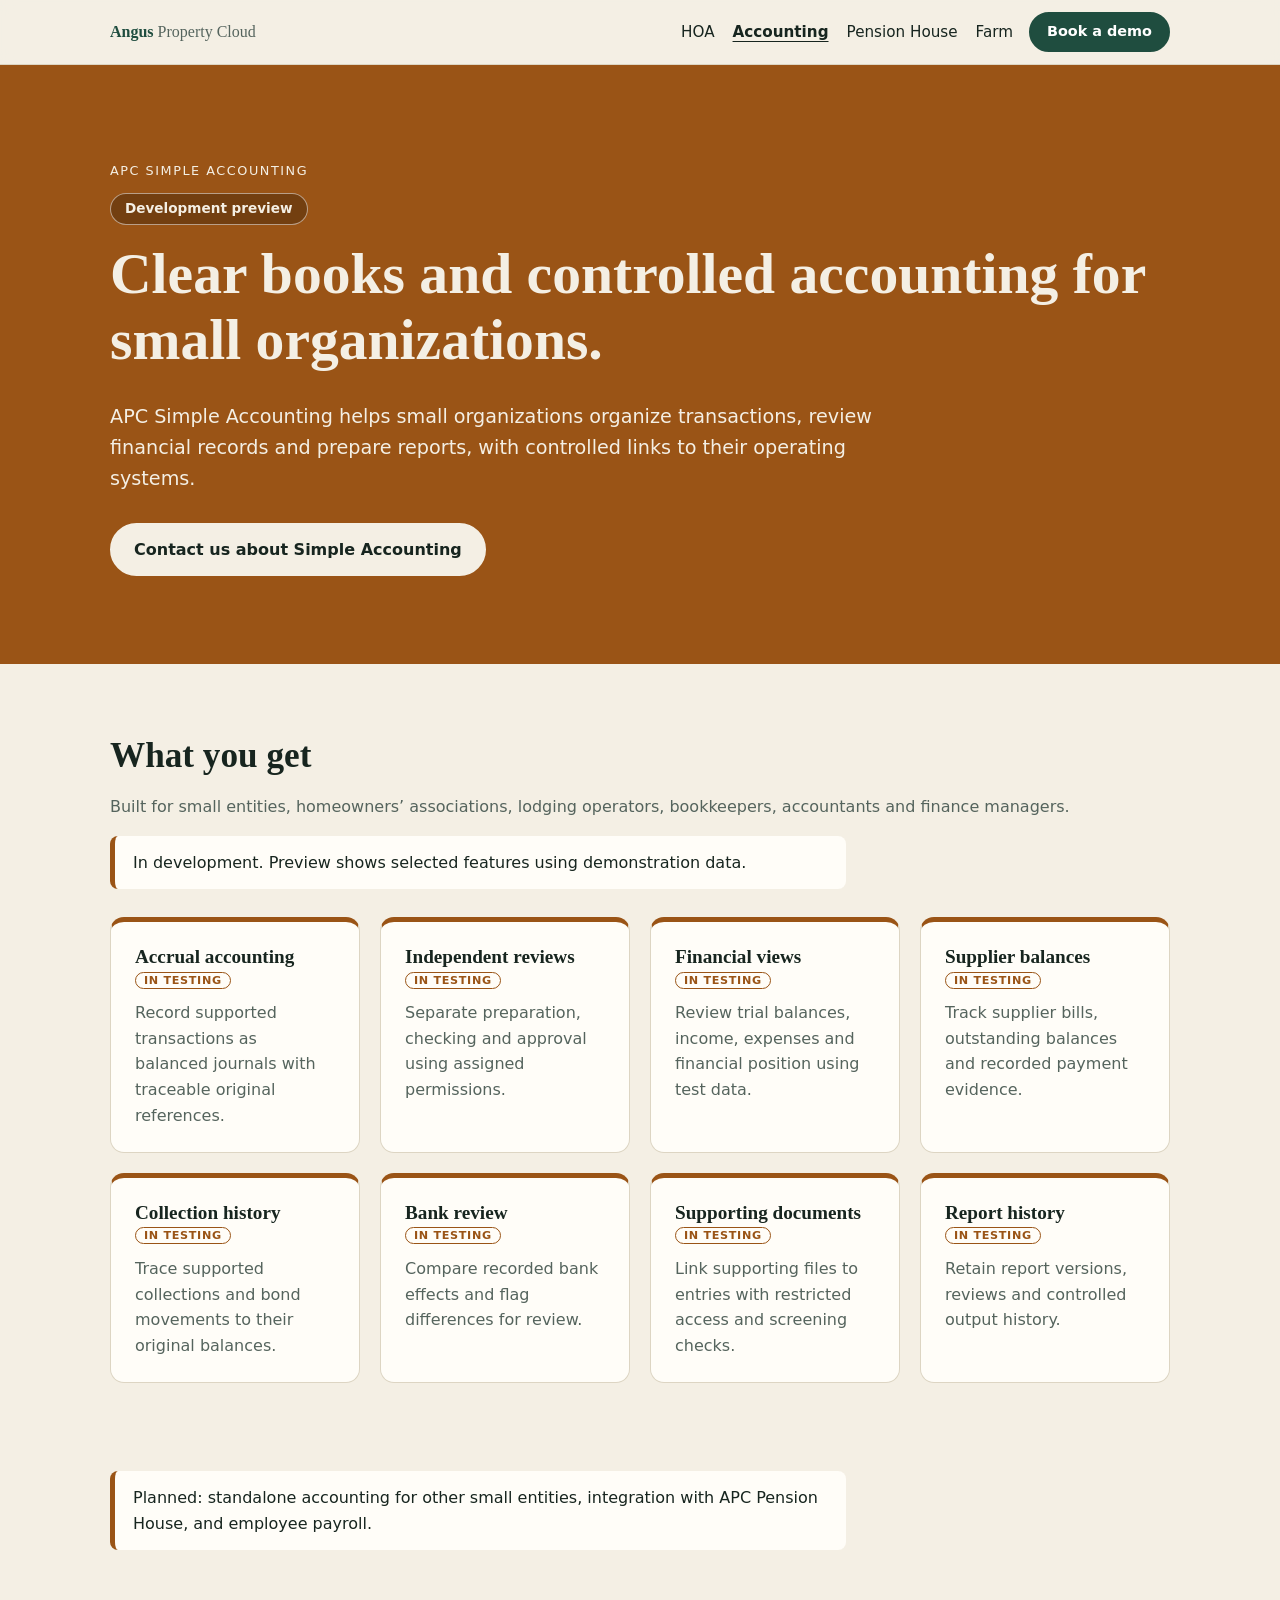
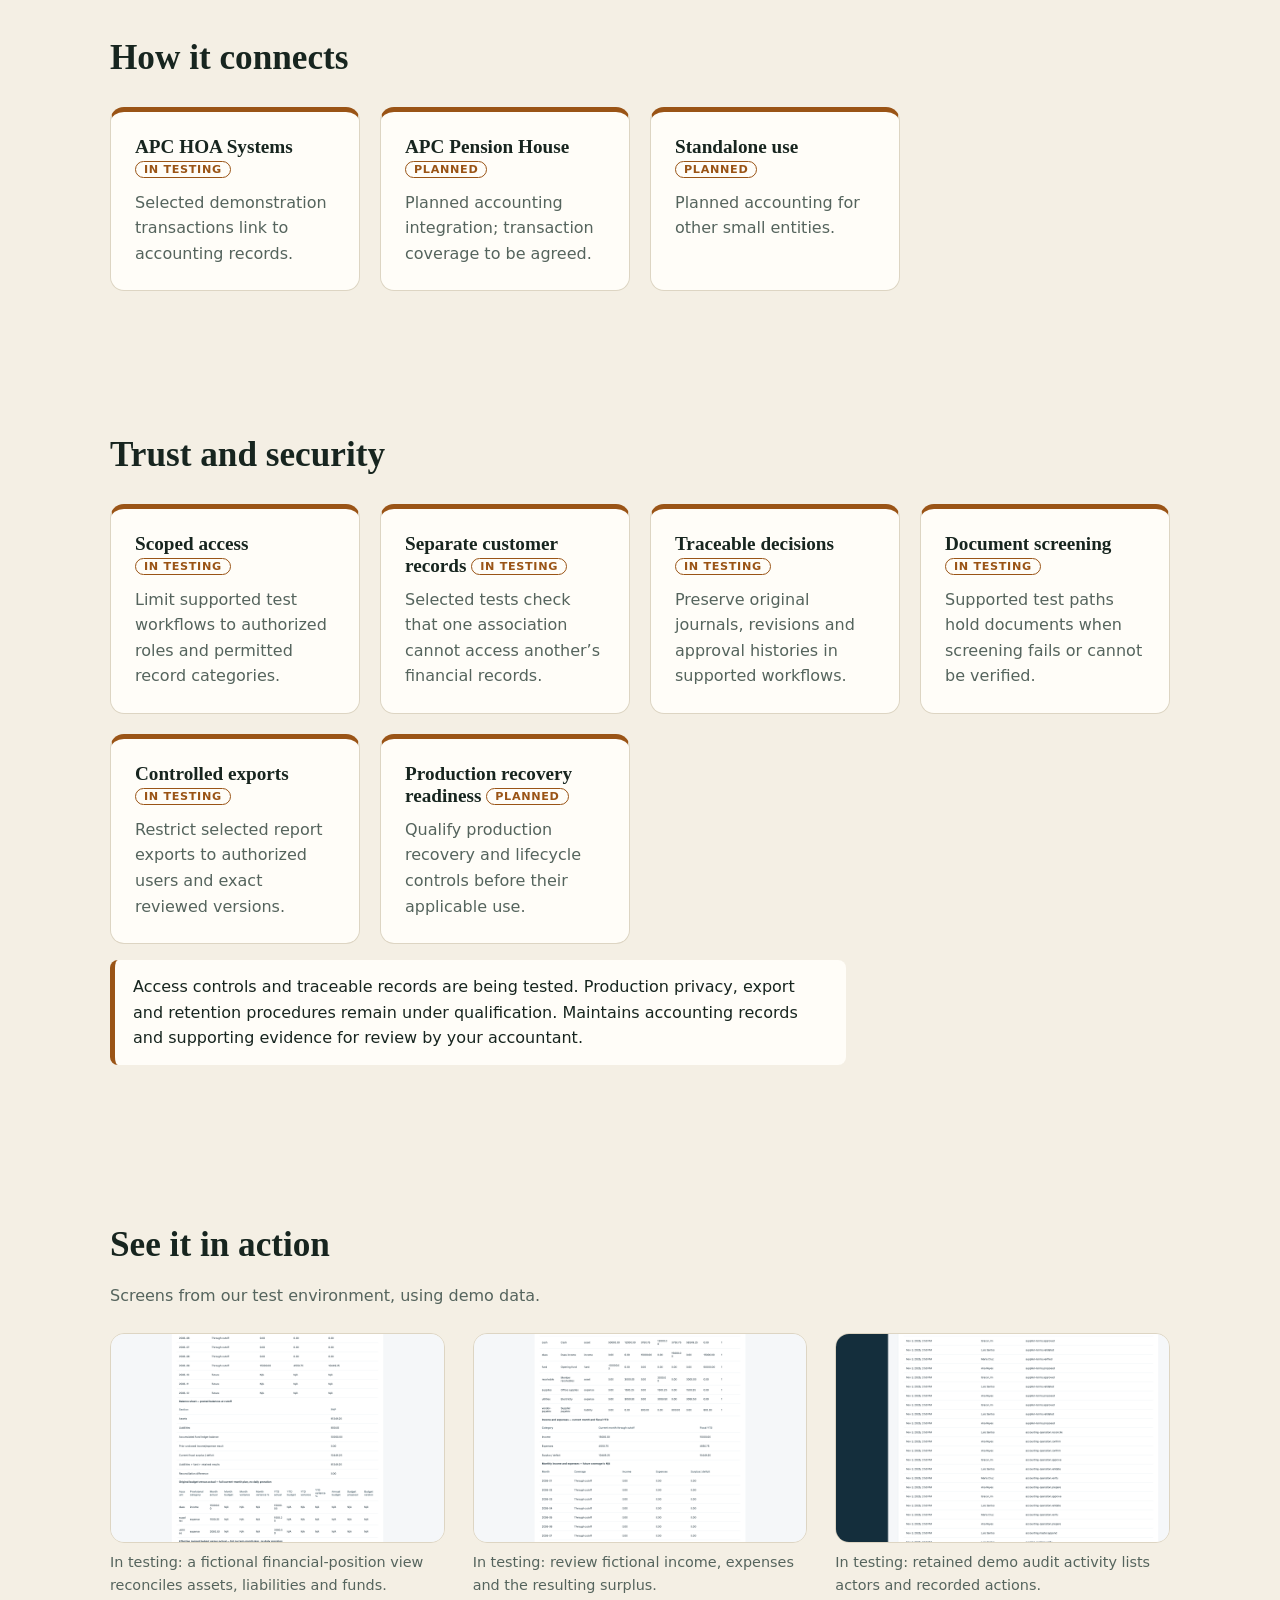
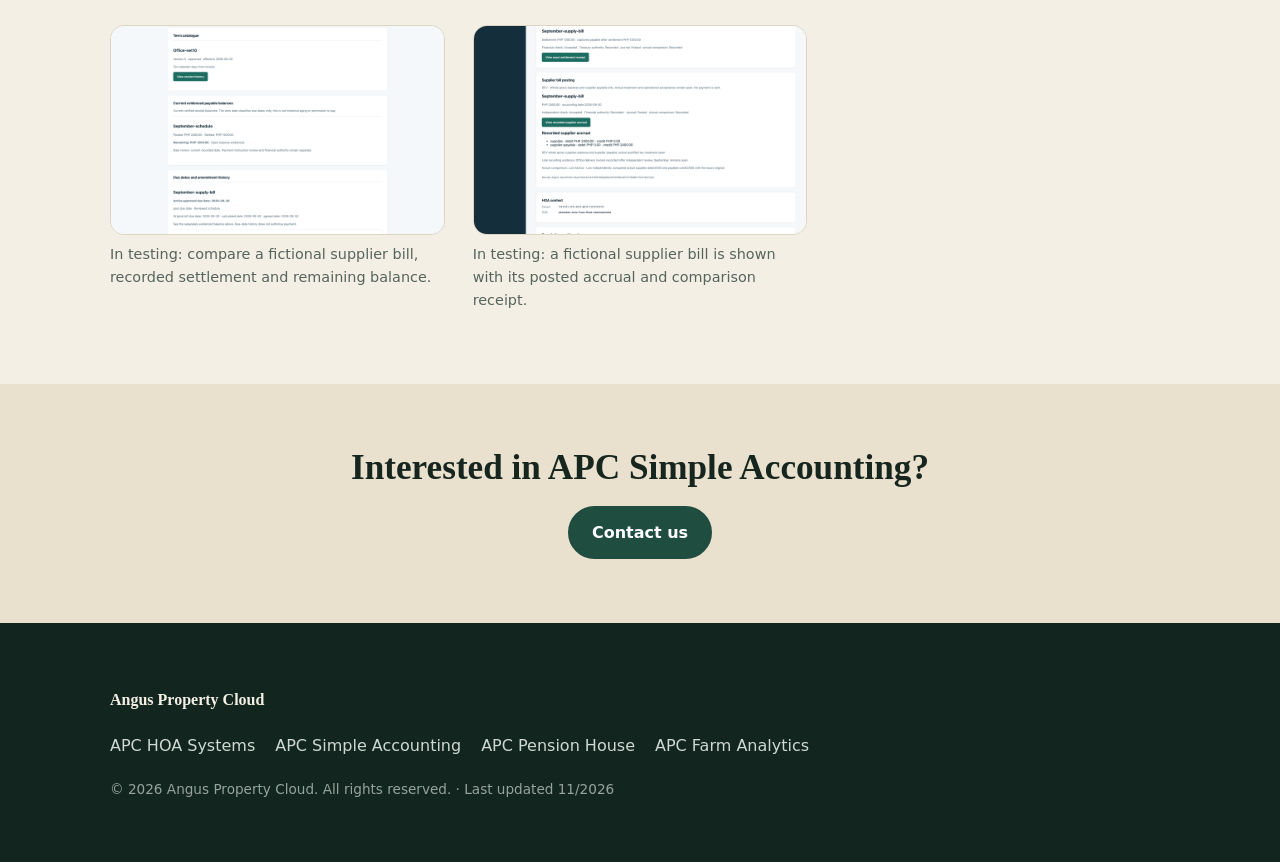
<file: products/simple-accounting/index.html>
<!DOCTYPE html><html lang="en"><head><meta charset="utf-8"><meta name="viewport" content="width=device-width, initial-scale=1"><title>APC Simple Accounting · Angus Property Cloud</title><meta name="description" content="APC Simple Accounting helps small organizations organize transactions, review financial records and prepare reports, with controlled links to their operating systems."><link rel="icon" href="/favicon.svg" type="image/svg+xml"><script>document.documentElement.classList.add('js');</script><link rel="stylesheet" href="/_astro/Base.1uFTxK-X.css"></head><body><a class="skip" href="#main">Skip to main content</a><header class="site-header" data-open="false"><div class="wrap bar"><a href="/" class="brand">Angus <span>Property Cloud</span></a><nav id="site-nav" class="links" aria-label="Main"><a href="/products/hoa-systems/">HOA</a><a href="/products/simple-accounting/" aria-current="page">Accounting</a><a href="/products/pension-house/">Pension House</a><a href="/products/farm-analytics/">Farm</a></nav><a href="/contact/" class="btn small book">Book<span class="long"> a demo</span></a><button type="button" class="menu-btn" aria-expanded="false" aria-controls="site-nav"><span class="bars" aria-hidden="true"></span><span class="sr-only">Menu</span></button></div></header><main id="main" tabindex="-1"><section class="hero product" style="--accent:#9a5416"><div class="wrap"><p class="eyebrow">APC Simple Accounting</p><p class="badge">Development preview</p><h1>Clear books and controlled accounting for small organizations.</h1><p class="lead">APC Simple Accounting helps small organizations organize transactions, review financial records and prepare reports, with controlled links to their operating systems.</p><div class="actions"><a href="/contact/?product=simple-accounting" class="btn">Contact us about Simple Accounting</a></div></div></section><section class="wrap section" style="--accent:#9a5416"><h2>What you get</h2><p class="muted">Built for small entities, homeowners’ associations, lodging operators, bookkeepers, accountants and finance managers.</p><p class="note">In development. Preview shows selected features using demonstration data.</p><div class="grid"><div class="feature"><h3>Accrual accounting <span class="tag">In testing</span></h3><p>Record supported transactions as balanced journals with traceable original references.</p></div><div class="feature"><h3>Independent reviews <span class="tag">In testing</span></h3><p>Separate preparation, checking and approval using assigned permissions.</p></div><div class="feature"><h3>Financial views <span class="tag">In testing</span></h3><p>Review trial balances, income, expenses and financial position using test data.</p></div><div class="feature"><h3>Supplier balances <span class="tag">In testing</span></h3><p>Track supplier bills, outstanding balances and recorded payment evidence.</p></div><div class="feature"><h3>Collection history <span class="tag">In testing</span></h3><p>Trace supported collections and bond movements to their original balances.</p></div><div class="feature"><h3>Bank review <span class="tag">In testing</span></h3><p>Compare recorded bank effects and flag differences for review.</p></div><div class="feature"><h3>Supporting documents <span class="tag">In testing</span></h3><p>Link supporting files to entries with restricted access and screening checks.</p></div><div class="feature"><h3>Report history <span class="tag">In testing</span></h3><p>Retain report versions, reviews and controlled output history.</p></div></div></section><section class="wrap section tight" style="--accent:#9a5416"><p class="note">Planned: standalone accounting for other small entities, integration with APC Pension House, and employee payroll.</p></section><section class="wrap section tight" style="--accent:#9a5416"><h2>How it connects</h2><div class="grid"><div class="feature"><h3>APC HOA Systems <span class="tag">In testing</span></h3><p>Selected demonstration transactions link to accounting records.</p></div><div class="feature"><h3>APC Pension House <span class="tag">Planned</span></h3><p>Planned accounting integration; transaction coverage to be agreed.</p></div><div class="feature"><h3>Standalone use <span class="tag">Planned</span></h3><p>Planned accounting for other small entities.</p></div></div></section><section class="wrap section" style="--accent:#9a5416"><h2>Trust and security</h2><div class="grid"><div class="feature"><h3>Scoped access <span class="tag">In testing</span></h3><p>Limit supported test workflows to authorized roles and permitted record categories.</p></div><div class="feature"><h3>Separate customer records <span class="tag">In testing</span></h3><p>Selected tests check that one association cannot access another’s financial records.</p></div><div class="feature"><h3>Traceable decisions <span class="tag">In testing</span></h3><p>Preserve original journals, revisions and approval histories in supported workflows.</p></div><div class="feature"><h3>Document screening <span class="tag">In testing</span></h3><p>Supported test paths hold documents when screening fails or cannot be verified.</p></div><div class="feature"><h3>Controlled exports <span class="tag">In testing</span></h3><p>Restrict selected report exports to authorized users and exact reviewed versions.</p></div><div class="feature"><h3>Production recovery readiness <span class="tag">Planned</span></h3><p>Qualify production recovery and lifecycle controls before their applicable use.</p></div></div><p class="note">Access controls and traceable records are being tested. Production privacy, export and retention procedures remain under qualification. Maintains accounting records and supporting evidence for review by your accountant.</p></section><section class="wrap section" style="--accent:#9a5416"><h2>See it in action</h2><p class="muted">Screens from our test environment, using demo data.</p><div class="shots"><figure><a href="/screenshots/simple-accounting/01-financial-position.png" class="shot" data-alt="Test balance sheet showing assets, liabilities, fund balance and a zero reconciliation difference."><img src="/screenshots/simple-accounting/01-financial-position.png" alt="Test balance sheet showing assets, liabilities, fund balance and a zero reconciliation difference." loading="lazy"></a><figcaption>In testing: a fictional financial-position view reconciles assets, liabilities and funds.</figcaption></figure><figure><a href="/screenshots/simple-accounting/02-income-and-expenses.png" class="shot" data-alt="Test income and expense table with current-month and fiscal totals."><img src="/screenshots/simple-accounting/02-income-and-expenses.png" alt="Test income and expense table with current-month and fiscal totals." loading="lazy"></a><figcaption>In testing: review fictional income, expenses and the resulting surplus.</figcaption></figure><figure><a href="/screenshots/simple-accounting/03-audit-diagnostic.png" class="shot" data-alt="Audit table showing fictional actors, supplier-term activity and accounting-operation events."><img src="/screenshots/simple-accounting/03-audit-diagnostic.png" alt="Audit table showing fictional actors, supplier-term activity and accounting-operation events." loading="lazy"></a><figcaption>In testing: retained demo audit activity lists actors and recorded actions.</figcaption></figure><figure><a href="/screenshots/simple-accounting/04-supplier-balances.png" class="shot" data-alt="Supplier balance showing PHP2,400 posted, PHP1,200 settled and PHP1,200 remaining."><img src="/screenshots/simple-accounting/04-supplier-balances.png" alt="Supplier balance showing PHP2,400 posted, PHP1,200 settled and PHP1,200 remaining." loading="lazy"></a><figcaption>In testing: compare a fictional supplier bill, recorded settlement and remaining balance.</figcaption></figure><figure><a href="/screenshots/simple-accounting/05-source-bill-and-journal.png" class="shot" data-alt="Supplier bill with posted expense and payable lines, review status and receipt digest."><img src="/screenshots/simple-accounting/05-source-bill-and-journal.png" alt="Supplier bill with posted expense and payable lines, review status and receipt digest." loading="lazy"></a><figcaption>In testing: a fictional supplier bill is shown with its posted accrual and comparison receipt.</figcaption></figure></div><dialog id="lightbox" aria-label="Screenshot preview"><button type="button" class="lb-close" aria-label="Close">×</button><img alt=""><a class="lb-full" href="#" target="_blank" rel="noopener">Open full size (new tab)</a></dialog></section><section class="band"><div class="wrap cta"><h2>Interested in APC Simple Accounting?</h2><a href="/contact/?product=simple-accounting" class="btn">Contact us</a></div></section></main><footer class="site-footer"><div class="wrap"><p class="brand">Angus Property Cloud</p><ul><li><a href="/products/hoa-systems/">APC HOA Systems</a></li><li><a href="/products/simple-accounting/">APC Simple Accounting</a></li><li><a href="/products/pension-house/">APC Pension House</a></li><li><a href="/products/farm-analytics/">APC Farm Analytics</a></li></ul><p class="fine">© 2026 Angus Property Cloud. All rights reserved. · Last updated <time datetime="2026-11">11/2026</time></p></div></footer></body></html><script type="module">var e=document.querySelector(`.site-header`),t=document.querySelector(`.menu-btn`);if(e&&t){let n=n=>{e.dataset.open=String(n),t.setAttribute(`aria-expanded`,String(n))};t.addEventListener(`click`,()=>n(t.getAttribute(`aria-expanded`)!==`true`)),document.addEventListener(`keydown`,e=>{e.key===`Escape`&&t.getAttribute(`aria-expanded`)===`true`&&(n(!1),t.focus())}),matchMedia(`(min-width: 641px)`).addEventListener(`change`,e=>{e.matches&&n(!1)})}</script><script type="module">var e=document.querySelector(`#lightbox`);if(e){let t=e.querySelector(`img`);document.querySelectorAll(`a.shot`).forEach(n=>{n.addEventListener(`click`,r=>{r.preventDefault(),t.src=n.href,t.alt=n.dataset.alt??``,e.querySelector(`.lb-full`).href=n.href,e.showModal()})}),e.addEventListener(`click`,()=>e.close()),e.querySelector(`.lb-full`).addEventListener(`click`,e=>e.stopPropagation())}</script>
</file>
<file: _astro/Base.1uFTxK-X.css>
:root{--ink:#17251f;--muted:#55645d;--paper:#f4efe4;--card:#fffdf8;--brand:#1f4d3f;--accent:#1f4d3f;--line:#ddd5c3;--radius:14px;--font:ui-sans-serif, system-ui, -apple-system, "Segoe UI", sans-serif;--serif:ui-serif, Georgia, "Times New Roman", serif}*{box-sizing:border-box}html{scroll-behavior:smooth;scroll-padding-top:140px}body{font-family:var(--font);color:var(--ink);background:var(--paper);margin:0;line-height:1.6}a{color:inherit}h1,h2,h3{font-family:var(--serif);margin:0 0 .5em;line-height:1.15}h1{font-size:clamp(2.2rem,5vw,3.6rem)}h2{font-size:clamp(1.6rem,3vw,2.2rem)}h3{font-size:1.2rem}.wrap{max-width:1100px;margin:0 auto;padding:0 20px}.narrow{max-width:640px}.section{padding:72px 20px}.muted{color:var(--muted)}.site-header{z-index:10;background:color-mix(in srgb, var(--paper) 92%, transparent);backdrop-filter:blur(8px);border-bottom:1px solid var(--line);position:sticky;top:0}.bar{align-items:center;gap:16px;min-height:64px;display:flex}.bar .links{margin-left:auto}.brand{font-family:var(--serif);color:var(--brand);font-weight:700;text-decoration:none}.brand span{color:var(--muted);font-weight:400}nav{flex-wrap:wrap;align-items:center;gap:18px;display:flex}nav a:not(.btn){font-size:.95rem;text-decoration:none}nav a:not(.btn):hover{text-decoration:underline}.btn{background:var(--accent,var(--brand));color:#fff;border:2px solid var(--accent,var(--brand));cursor:pointer;font-weight:600;font:inherit;border-radius:999px;padding:12px 22px;font-weight:600;text-decoration:none;display:inline-block}.btn:hover{filter:brightness(1.1)}.btn.small{background:var(--brand);border-color:var(--brand);color:#fff;padding:6px 16px;font-size:.9rem}.btn.ghost{color:inherit;background:0 0;border-color:currentColor}:focus-visible{outline-offset:2px;outline:3px solid #e0a030}.hero{background:var(--brand);color:#f4efe4;padding:96px 0 88px}.hero.product{background:var(--accent)}.hero .btn{color:var(--ink);background:#f4efe4;border-color:#f4efe4}.hero .btn.ghost{color:#f4efe4;background:0 0;border-color:#f4efe4}.eyebrow{text-transform:uppercase;letter-spacing:.12em;margin:0 0 12px;font-size:.8rem}.lead{max-width:40em;font-size:1.2rem}.lead.dark{color:var(--muted)}.actions{flex-wrap:wrap;gap:12px;margin-top:28px;display:flex}.grid{grid-template-columns:repeat(auto-fill,minmax(min(100%,240px),1fr));gap:20px;margin-top:28px;display:grid}.card,.feature{background:var(--card);border:1px solid var(--line);border-radius:var(--radius);border-top:5px solid var(--accent);padding:24px}.card{flex-direction:column;text-decoration:none;transition:transform .15s,box-shadow .15s;display:flex}.card:hover{transform:translateY(-3px);box-shadow:0 10px 24px #00000014}.card p,.feature p{color:var(--muted);flex:1;margin:0 0 16px}.feature p{margin:0}.more{color:var(--accent);font-weight:600}.band{background:#e9e1cd;padding:64px 0}.cta{text-align:center}form{gap:16px;margin-top:24px;display:grid}label{gap:6px;font-size:.95rem;font-weight:600;display:grid}input,select,textarea{font:inherit;border:1px solid var(--line);background:var(--card);border-radius:8px;padding:10px 12px}form .btn{justify-self:start}.site-footer{color:#cfd8d2;background:#12261f;padding:48px 0}.site-footer .brand{color:#f4efe4}.site-footer ul{flex-wrap:wrap;gap:20px;padding:0;list-style:none;display:flex}.site-footer a{text-decoration:none}.site-footer a:hover{text-decoration:underline}.fine{opacity:.7;font-size:.85rem}@media (prefers-reduced-motion:reduce){*{scroll-behavior:auto!important;transition:none!important}}.note{background:var(--card);border-left:5px solid var(--accent);border-radius:8px;max-width:46em;padding:14px 18px}.fine-print{margin:0;font-size:.85rem}.badge{background:#00000040;border:1px solid #ffffff80;border-radius:999px;margin:0 0 16px;padding:4px 14px;font-size:.85rem;font-weight:600;display:inline-block}.tag{font-family:var(--font);text-transform:uppercase;letter-spacing:.06em;color:var(--accent);border:1px solid var(--accent);vertical-align:middle;white-space:nowrap;border-radius:999px;padding:1px 8px;font-size:.7rem;font-weight:600}.tight{padding-top:0}.shots{grid-template-columns:repeat(auto-fill,minmax(min(100%,320px),1fr));gap:28px;margin-top:24px;display:grid}.shots figure{margin:0}.shots img{border:1px solid var(--line);border-radius:var(--radius);background:#fff;width:100%;height:auto;display:block}.shots figcaption{color:var(--muted);margin-top:8px;font-size:.9rem}#lightbox{background:0 0;border:0;max-width:96vw;max-height:96vh;padding:0;overflow:visible}#lightbox::backdrop{background:#0a0e0ccc}#lightbox img{cursor:zoom-out;background:#fff;border-radius:8px;width:auto;max-width:96vw;height:auto;max-height:92vh;display:block}.lb-close{width:36px;height:36px;color:var(--ink);cursor:pointer;background:#f4efe4;border:0;border-radius:50%;font-size:1.4rem;line-height:1;position:absolute;top:-14px;right:-14px;box-shadow:0 2px 8px #0006}.shots a.shot{cursor:zoom-in}.skip{z-index:20;background:var(--ink);color:#fff;border-radius:8px;padding:10px 16px;position:absolute;top:-60px;left:12px}.skip:focus{top:12px}main:focus{outline:none}nav a[aria-current=page]{text-underline-offset:4px;font-weight:700;text-decoration:underline}nav a:not(.btn){padding:6px 0}.site-footer li a{min-height:24px;padding:4px 0;display:inline-block}.lb-full{text-align:center;color:#fff;margin-top:8px;font-size:.9rem;display:block}.btn.dark-ghost{color:var(--brand);border-color:var(--brand)}.shots figure.portrait img{aspect-ratio:16/10;object-fit:cover;object-position:top}.sr-only{clip:rect(0 0 0 0);white-space:nowrap;border:0;width:1px;height:1px;margin:-1px;padding:0;position:absolute;overflow:hidden}.menu-btn{border:1px solid var(--line);width:44px;height:44px;color:var(--ink);cursor:pointer;background:0 0;border-radius:10px;justify-content:center;align-items:center;display:none}.bars,.bars:before,.bars:after{background:currentColor;border-radius:2px;width:20px;height:2px;transition:transform .15s,opacity .15s;display:block}.bars{position:relative}.bars:before,.bars:after{content:"";position:absolute;left:0}.bars:before{top:-6px}.bars:after{top:6px}.menu-btn[aria-expanded=true] .bars{background:0 0}.menu-btn[aria-expanded=true] .bars:before{top:0;transform:rotate(45deg)}.menu-btn[aria-expanded=true] .bars:after{top:0;transform:rotate(-45deg)}@media (width<=640px){.site-header{position:static}html{scroll-padding-top:16px}.bar{flex-wrap:wrap;gap:8px 12px;min-height:56px;padding-top:8px;padding-bottom:8px}.brand{flex:1;min-width:0;line-height:1.15}.bar .links{flex-direction:column;order:4;align-items:stretch;gap:0;width:100%;margin-left:0}.bar .links a{border-top:1px solid var(--line);align-items:center;min-height:44px;font-size:1rem;display:flex}.book .long{display:none}.js .menu-btn{display:inline-flex}.js .bar .links{display:none}.js .site-header[data-open=true] .links{display:flex}}@media (prefers-reduced-motion:reduce){.bars,.bars:before,.bars:after{transition:none}}
</file>
